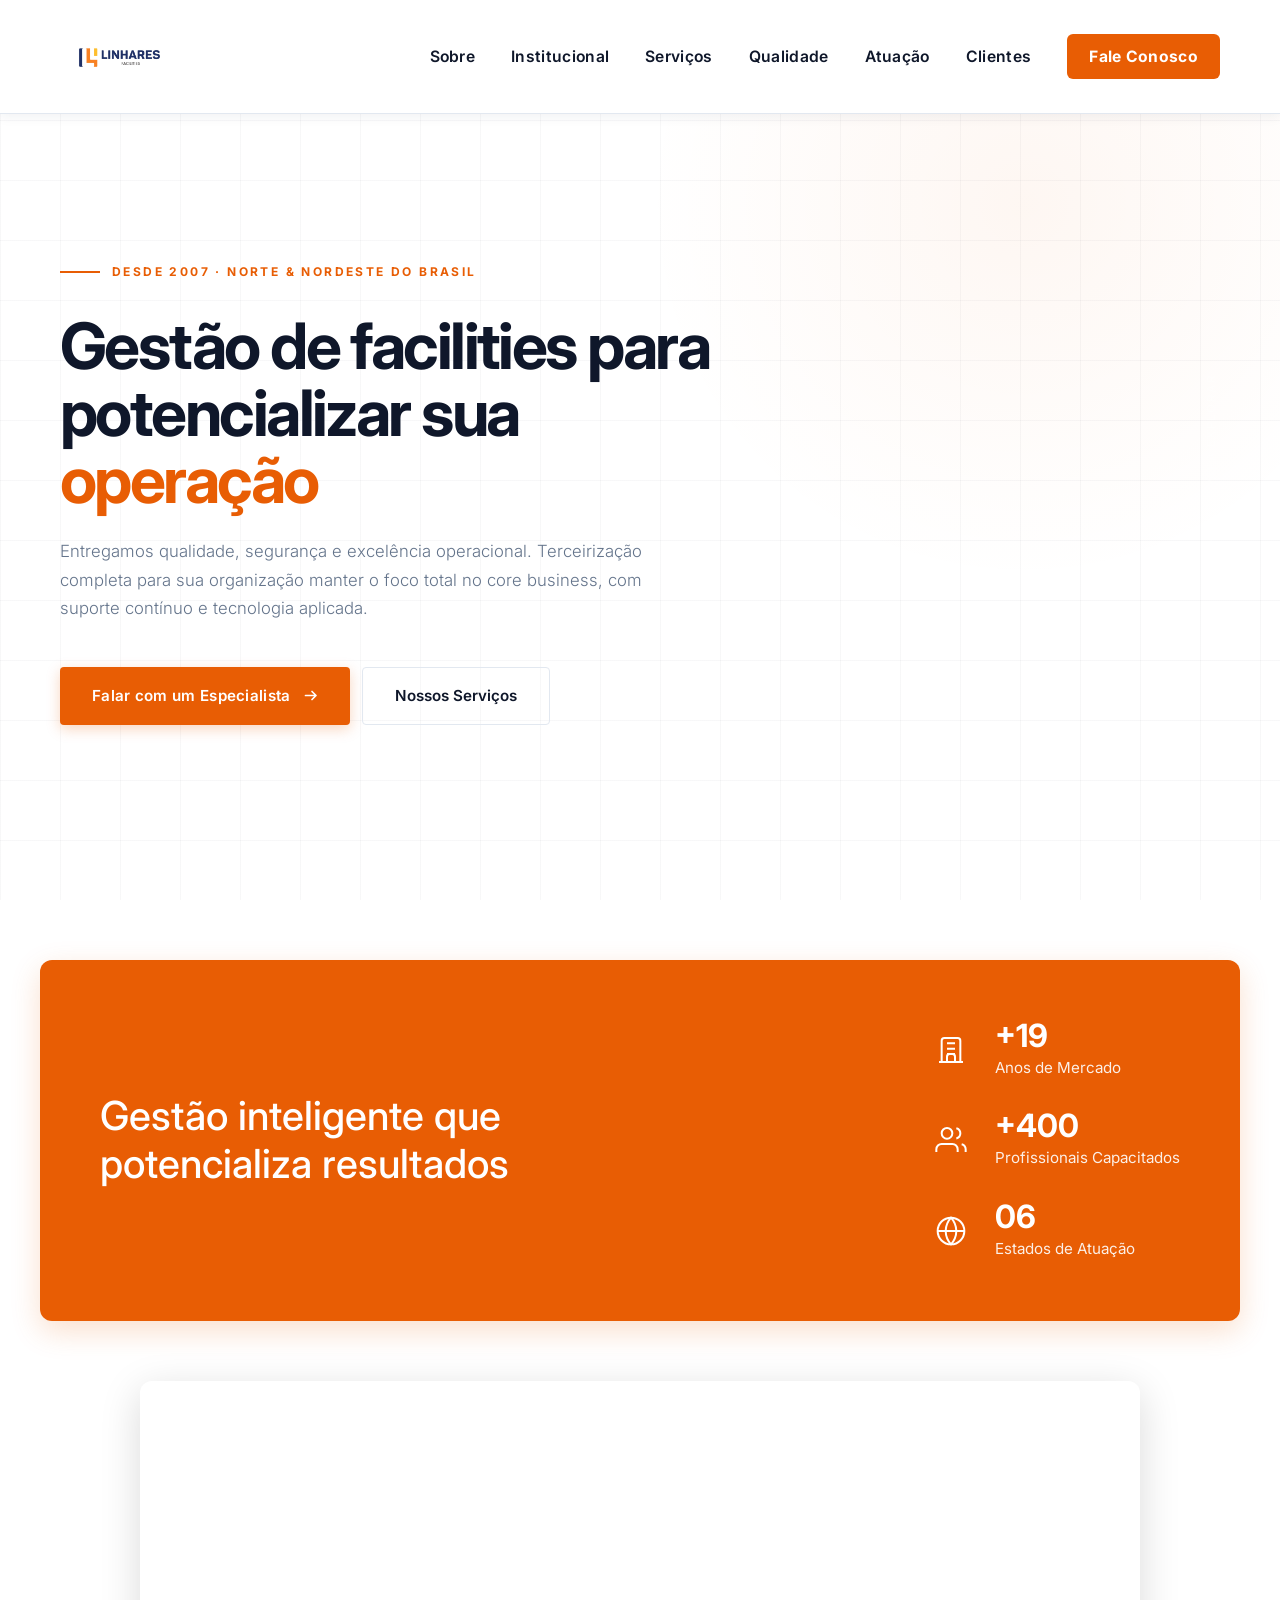
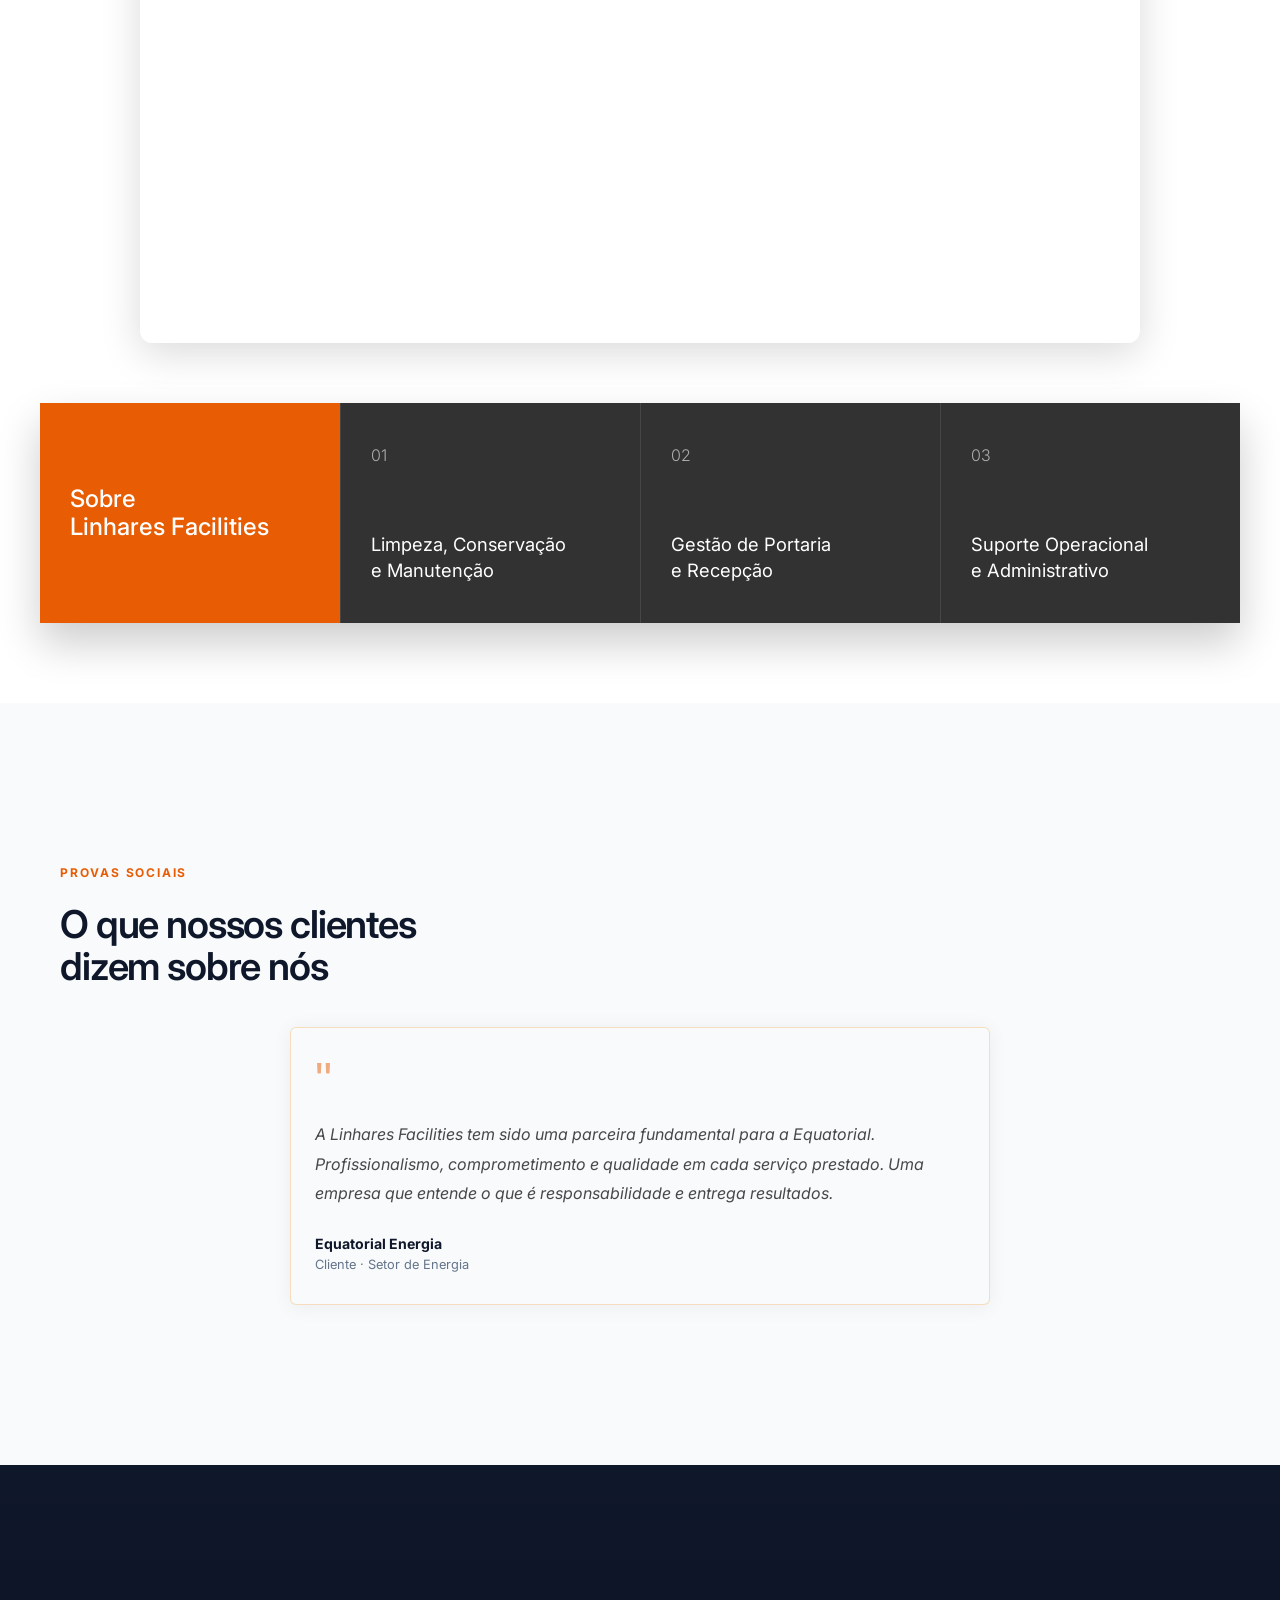
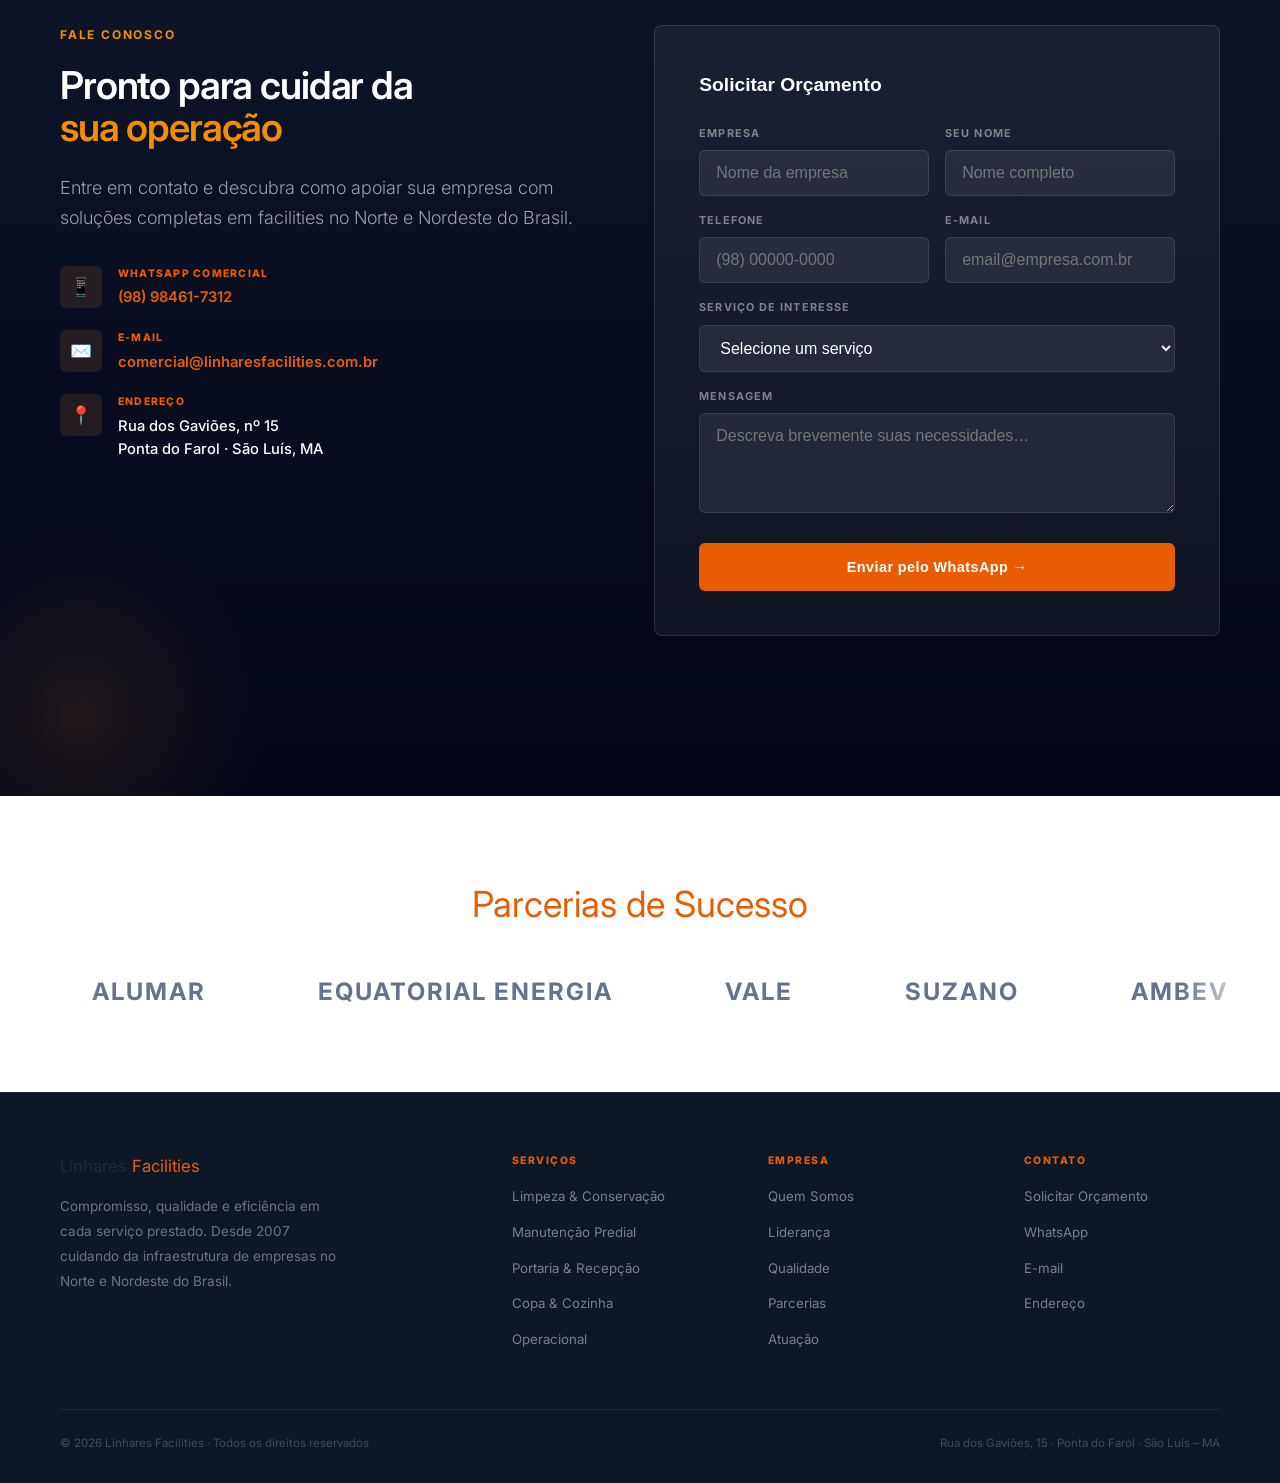
<file: index.html>
<!DOCTYPE html>
<html lang="pt-BR">

<head>
  <meta charset="UTF-8" />
  <meta name="viewport" content="width=device-width, initial-scale=1.0" />
  <meta name="referrer" content="no-referrer">
  <title>Linhares Facilities – Gestão e Soluções</title>
  <link rel="preconnect" href="https://fonts.googleapis.com">
  <link rel="preconnect" href="https://fonts.gstatic.com" crossorigin>
  <link href="https://fonts.googleapis.com/css2?family=Inter:wght@300;400;500;600;700&display=swap" rel="stylesheet">
  <link rel="stylesheet" href="assets/css/styles.css" />
</head>

<body>

  <nav id="nav">
    <div class="nav-brand">
      <a href="index.html"><img src="images/logo.jpg" alt="Linhares Facilities" class="nav-logo"></a>
    </div>
    <button class="hamburger" id="hamburger" aria-label="Menu"
      onclick="document.getElementById('nav').classList.toggle('nav-open')">
      <span></span><span></span><span></span>
    </button>
    <ul id="nav-menu">
      <li><a href="sobre.html" onclick="document.getElementById('nav').classList.remove('nav-open')">Sobre</a></li>
      <li><a href="servicos.html#video-institucional"
          onclick="document.getElementById('nav').classList.remove('nav-open')">Institucional</a></li>
      <li><a href="servicos.html" onclick="document.getElementById('nav').classList.remove('nav-open')">Serviços</a></li>
      <li><a href="sobre.html#qualidade" onclick="document.getElementById('nav').classList.remove('nav-open')">Qualidade</a></li>
      <li><a href="sobre.html#atuacao" onclick="document.getElementById('nav').classList.remove('nav-open')">Atuação</a></li>
      <li><a href="index.html#depoimentos" onclick="document.getElementById('nav').classList.remove('nav-open')">Clientes</a></li>
      <li><a
          href="https://wa.me/5598984617312?text=Olá!%20Gostaria%20de%20mais%20informações%20sobre%20os%20serviços%20da%20Linhares%20Facilities."
          target="_blank" class="nav-btn">Fale Conosco</a></li>
    </ul>
  </nav>
<section id="hero">
    <div class="hero-bg">
      <div class="hero-grid"></div>
    </div>
    <div class="hero-content">
      <div class="hero-left">
        <div class="hero-eyebrow">Desde 2007 · Norte &amp; Nordeste do Brasil</div>
        <h1 class="hero-h1">Gestão de facilities para<br>potencializar sua <em>operação</em></h1>
        <p class="hero-sub">Entregamos qualidade, segurança e excelência operacional. Terceirização completa para sua organização manter o foco total no core business, com suporte contínuo e tecnologia aplicada.</p>
        <div class="hero-actions">
          <a href="#contato" class="btn-main">Falar com um Especialista <svg width="15" height="15" viewBox="0 0 15 15"
              fill="none">
              <path d="M2.5 7.5h10M9 3.5l4 4-4 4" stroke="currentColor" stroke-width="1.7" stroke-linecap="round"
                stroke-linejoin="round" />
            </svg></a>
          <a href="servicos.html" class="btn-ghost">Nossos Serviços</a>
        </div>
      </div>
      <div><span class="scroll-hint">Role para explorar</span></div>
    </div>
  </section>

  <!-- STATS -->
  <!-- STATS (PADRÃO CORPORATIVO) -->
  <div id="stats-corp">
    <div class="stats-corp-inner">
      <div class="stats-left">
        <h2>Gestão inteligente que<br>potencializa resultados</h2>
      </div>
      <div class="stats-right">
        <div class="stat-corp">
          <div class="stat-corp-icon">
            <svg width="32" height="32" viewBox="0 0 24 24" fill="none" stroke="currentColor" stroke-width="1.5"><path d="M3 21h18M5 21V5a2 2 0 0 1 2-2h10a2 2 0 0 1 2 2v16M9 21v-4a2 2 0 0 1 2-2h2a2 2 0 0 1 2 2v4M9 7h6M9 11h6M9 15h6"/></svg>
          </div>
          <div>
            <div class="stat-corp-num">+19</div>
            <div class="stat-corp-label">Anos de Mercado</div>
          </div>
        </div>
        <div class="stat-corp">
          <div class="stat-corp-icon">
            <svg width="32" height="32" viewBox="0 0 24 24" fill="none" stroke="currentColor" stroke-width="1.5"><path d="M17 21v-2a4 4 0 0 0-4-4H5a4 4 0 0 0-4 4v2M9 11a4 4 0 1 0 0-8 4 4 0 0 0 0 8zM23 21v-2a4 4 0 0 0-3-3.87M16 3.13a4 4 0 0 1 0 7.75"/></svg>
          </div>
          <div>
            <div class="stat-corp-num">+400</div>
            <div class="stat-corp-label">Profissionais Capacitados</div>
          </div>
        </div>
        <div class="stat-corp">
          <div class="stat-corp-icon">
            <svg width="32" height="32" viewBox="0 0 24 24" fill="none" stroke="currentColor" stroke-width="1.5"><circle cx="12" cy="12" r="10"/><path d="M2 12h20M12 2a15.3 15.3 0 0 1 4 10 15.3 15.3 0 0 1-4 10 15.3 15.3 0 0 1-4-10 15.3 15.3 0 0 1 4-10z"/></svg>
          </div>
          <div>
            <div class="stat-corp-num">06</div>
            <div class="stat-corp-label">Estados de Atuação</div>
          </div>
        </div>
      </div>
    </div>
  </div>

  <!-- VIDEO & SERVIÇOS (PADRÃO CORPORATIVO CORPORATIVO) -->
  <section id="corp-services-block">
    <div class="corp-video-container">
      <iframe 
        src="https://www.youtube.com/embed/zhOPnJrG0Ys?rel=0&modestbranding=1" 
        title="Linhares Facilities em Ação" 
        allow="accelerometer; autoplay; clipboard-write; encrypted-media; gyroscope; picture-in-picture" 
        referrerpolicy="strict-origin-when-cross-origin"
        allowfullscreen>
      </iframe>
    </div>
    
    <div class="corp-services-grid">
      <div class="corp-box corp-box-orange">
        <h3>Sobre<br>Linhares Facilities</h3>
      </div>
      <div class="corp-box corp-box-dark">
        <div class="corp-box-num">01</div>
        <div class="corp-box-text">Limpeza, Conservação<br>e Manutenção</div>
      </div>
      <div class="corp-box corp-box-dark">
        <div class="corp-box-num">02</div>
        <div class="corp-box-text">Gestão de Portaria<br>e Recepção</div>
      </div>
      <div class="corp-box corp-box-dark">
        <div class="corp-box-num">03</div>
        <div class="corp-box-text">Suporte Operacional<br>e Administrativo</div>
      </div>
    </div>
  </section>



  <section id="depoimentos">
    <div class="depoimentos-header">
      <p class="section-eyebrow">Provas Sociais</p>
      <h2 class="section-h2">O que nossos clientes<br>dizem sobre nós</h2>
    </div>
    <div class="depoimentos-grid" style="grid-template-columns:1fr;max-width:700px;margin:0 auto;">
      <div class="dep-card" style="border:1px solid rgba(240,135,2,0.25);background:rgba(255,255,255,0.04);">
        <div class="dep-quote" style="color:var(--accent);font-size:3rem;line-height:1;margin-bottom:16px;">"</div>
        <p style="font-size:1rem;color:rgba(40,40,40,0.85);line-height:1.85;font-style:italic;margin-bottom:24px;">A
          Linhares Facilities tem sido uma parceira fundamental para a Equatorial. Profissionalismo, comprometimento e
          qualidade em cada serviço prestado. Uma empresa que entende o que é responsabilidade e entrega resultados.</p>
        <div class="dep-author" style="font-weight:700;color:var(--navy)">Equatorial Energia</div>
        <div class="dep-company" style="color:var(--gray);font-size:0.8rem;">Cliente · Setor de Energia</div>
      </div>
    </div>
  </section>
<section id="contato">
    <div class="contato-grid">
      <div class="contato-left">
        <p class="section-eyebrow">Fale Conosco</p>
        <h2 class="section-h2">Pronto para cuidar da<br><em style="color:var(--accent-light)">sua operação</em></h2>
        <p class="section-lead">Entre em contato e descubra como apoiar sua empresa com soluções completas em facilities
          no Norte e Nordeste do Brasil.</p>
        <div class="contact-items">
          <div class="contact-item">
            <div class="contact-icon">📱</div>
            <div>
              <div class="contact-label">WhatsApp Comercial</div>
              <div class="contact-value"><a href="https://wa.me/5598984617312"
                  style="color:var(--accent);text-decoration:none;font-weight:600">(98) 98461-7312</a></div>
            </div>
          </div>

          <div class="contact-item">
            <div class="contact-icon">✉️</div>
            <div>
              <div class="contact-label">E-mail</div>
              <div class="contact-value"><a href="mailto:comercial@linharesfacilities.com.br"
                  style="color:var(--accent);text-decoration:none;font-weight:600">comercial@linharesfacilities.com.br</a>
              </div>
            </div>
          </div>

          <div class="contact-item">
            <div class="contact-icon">📍</div>
            <div>
              <div class="contact-label">Endereço</div>
              <div class="contact-value">Rua dos Gaviões, nº 15<br>Ponta do Farol · São Luís, MA</div>
            </div>
          </div>
        </div>
      </div>
      <div class="form-panel">
        <h3>Solicitar Orçamento</h3>
        <div class="f-row">
          <div class="f-group"><label>Empresa</label><input id="f-empresa" type="text" placeholder="Nome da empresa" />
          </div>
          <div class="f-group"><label>Seu Nome</label><input id="f-nome" type="text" placeholder="Nome completo" />
          </div>
        </div>
        <div class="f-row">
          <div class="f-group"><label>Telefone</label><input id="f-tel" type="text" placeholder="(98) 00000-0000" />
          </div>
          <div class="f-group"><label>E-mail</label><input id="f-email" type="email"
              placeholder="email@empresa.com.br" /></div>
        </div>
        <div class="f-group">
          <label>Serviço de Interesse</label>
          <select id="f-servico">
            <option value="">Selecione um serviço</option>
            <option>Limpeza & Conservação</option>
            <option>Manutenção Predial</option>
            <option>Jardinagem</option>
            <option>Copa & Cozinha</option>
            <option>Portaria & Recepção</option>
            <option>Motorista / Motoboy</option>
            <option>Operacional</option>
            <option>Administrativo</option>
            <option>Múltiplos serviços</option>
          </select>
        </div>
        <div class="f-group"><label>Mensagem</label><textarea id="f-msg"
            placeholder="Descreva brevemente suas necessidades…"></textarea></div>
        <button class="btn-send" onclick="enviarWhatsApp()">Enviar pelo WhatsApp →</button>
      </div>
    </div>
  </section>

  <!-- CLIENTES MARQUEE (Apenas Nomes) -->
  <section id="portfolio-corp">
    <div class="portfolio-corp-inner" style="max-width:100%; overflow:hidden;">
      <h2 class="portfolio-corp-title" style="margin-bottom:30px;">Parcerias de Sucesso</h2>
      
      <div class="clientes-marquee-wrapper">
        <div class="clientes-logos" style="align-items:center;">
          <!-- Bloco 1 -->
          <span class="cliente-nome">Alumar</span>
          <span class="cliente-nome">Equatorial Energia</span>
          <span class="cliente-nome">Vale</span>
          <span class="cliente-nome">Suzano</span>
          <span class="cliente-nome">Ambev</span>
          <span class="cliente-nome">VLI Logística</span>
          <!-- Bloco 2 (Duplicado para loop infinito) -->
          <span class="cliente-nome">Alumar</span>
          <span class="cliente-nome">Equatorial Energia</span>
          <span class="cliente-nome">Vale</span>
          <span class="cliente-nome">Suzano</span>
          <span class="cliente-nome">Ambev</span>
          <span class="cliente-nome">VLI Logística</span>
        </div>
      </div>
    </div>
  </section>

  <!-- FOOTER -->
  <footer>
    <div class="footer-top">
      <div>
        <div class="nav-name" style="font-size:1.05rem">Linhares <span style="color:var(--accent)">Facilities</span>
        </div>
        <p class="footer-brand-text">Compromisso, qualidade e eficiência em cada serviço prestado. Desde 2007 cuidando
          da infraestrutura de empresas no Norte e Nordeste do Brasil.</p>
      </div>
      <div class="footer-col">
        <h5>Serviços</h5>
        <ul>
          <li><a href="servicos.html">Limpeza & Conservação</a></li>
          <li><a href="servicos.html">Manutenção Predial</a></li>
          <li><a href="servicos.html">Portaria & Recepção</a></li>
          <li><a href="servicos.html">Copa & Cozinha</a></li>
          <li><a href="servicos.html">Operacional</a></li>
        </ul>
      </div>
      <div class="footer-col">
        <h5>Empresa</h5>
        <ul>
          <li><a href="sobre.html">Quem Somos</a></li>
          <li><a href="sobre.html#fundadores">Liderança</a></li>
          <li><a href="sobre.html#qualidade">Qualidade</a></li>
          <li><a href="index.html#clientes">Parcerias</a></li>
          <li><a href="sobre.html#atuacao">Atuação</a></li>
        </ul>
      </div>
      <div class="footer-col">
        <h5>Contato</h5>
        <ul>
          <li><a href="#contato">Solicitar Orçamento</a></li>
          <li><a href="#contato">WhatsApp</a></li>
          <li><a href="mailto:comercial@linharesfacilities.com.br">E-mail</a></li>
          <li><a href="#contato">Endereço</a></li>
        </ul>
      </div>
    </div>
    <div class="footer-bottom">
      <span>© 2026 Linhares Facilities · Todos os direitos reservados</span>
      <span>Rua dos Gaviões, 15 · Ponta do Farol · São Luís – MA</span>
    </div>
  </footer>


  <script>
    function enviarWhatsApp() {
      const empresa = document.getElementById('f-empresa').value.trim();
      const nome = document.getElementById('f-nome').value.trim();
      const tel = document.getElementById('f-tel').value.trim();
      const email = document.getElementById('f-email').value.trim();
      const servico = document.getElementById('f-servico').value.trim();
      const msg = document.getElementById('f-msg').value.trim();

      if (!nome || !tel) {
        alert('Por favor, preencha ao menos seu Nome e Telefone.');
        return;
      }

      let texto = '📋 *Solicitação de Orçamento — Linhares Facilities*\n\n';
      if (empresa) texto += `🏢 *Empresa:* ${empresa}\n`;
      texto += `👤 *Nome:* ${nome}\n`;
      texto += `📱 *Telefone:* ${tel}\n`;
      if (email) texto += `✉️ *E-mail:* ${email}\n`;
      if (servico) texto += `🔧 *Serviço:* ${servico}\n`;
      if (msg) texto += `\n💬 *Mensagem:*\n${msg}`;

      const url = 'https://wa.me/5598984617312?text=' + encodeURIComponent(texto);
      window.open(url, '_blank');
    }

    /* ---- Carrosséis dos Fundadores ---- */
    (function () {
      function initCarousel(wrapperId) {
        const wrapper = document.getElementById(wrapperId);
        if (!wrapper) return;
        const track = wrapper.querySelector('.carousel-track');
        const slides = track.querySelectorAll('.carousel-slide');
        const dotsBox = wrapper.querySelector('.carousel-dots');
        const prevBtn = wrapper.querySelector('.carousel-btn.prev');
        const nextBtn = wrapper.querySelector('.carousel-btn.next');
        let idx = 0;
        const total = slides.length;
        let autoTimer;

        if (total <= 1) {
          if (prevBtn) prevBtn.style.display = 'none';
          if (nextBtn) nextBtn.style.display = 'none';
          return;
        }

        /* criar dots */
        slides.forEach(function (_, i) {
          const d = document.createElement('button');
          d.className = 'carousel-dot' + (i === 0 ? ' active' : '');
          d.setAttribute('aria-label', 'Slide ' + (i + 1));
          d.addEventListener('click', function () { goTo(i); });
          dotsBox.appendChild(d);
        });

        function goTo(n) {
          idx = (n + total) % total;
          track.style.transform = 'translateX(-' + (idx * 100) + '%)';
          var dots = dotsBox.querySelectorAll('.carousel-dot');
          dots.forEach(function (d, i) { d.classList.toggle('active', i === idx); });
          resetAuto();
        }

        prevBtn.addEventListener('click', function () { goTo(idx - 1); });
        nextBtn.addEventListener('click', function () { goTo(idx + 1); });

        function resetAuto() { clearInterval(autoTimer); autoTimer = setInterval(function () { goTo(idx + 1); }, 5000); }
        resetAuto();

        /* pause on hover */
        wrapper.addEventListener('mouseenter', function () { clearInterval(autoTimer); });
        wrapper.addEventListener('mouseleave', function () { resetAuto(); });

        /* swipe */
        var sx = 0;
        wrapper.addEventListener('touchstart', function (e) { sx = e.touches[0].clientX; }, { passive: true });
        wrapper.addEventListener('touchend', function (e) {
          var diff = sx - e.changedTouches[0].clientX;
          if (Math.abs(diff) > 40) { diff > 0 ? goTo(idx + 1) : goTo(idx - 1); }
        }, { passive: true });
      }

      initCarousel('carouselPai');
      initCarousel('carouselFilho');
    })();

    /* ---- YouTube Player API Integration - Removido para usar iframe direto ---- */

    // Controle do Header Translúcido, Efeito Shrink, Recuperação de Cor e Ocultação Dinâmica ao Rolar a Página
    let lastScrollY = window.scrollY;

    window.addEventListener('scroll', function () {
      const nav = document.getElementById('nav');
      const currentScrollY = window.scrollY;

      // 1. Transparência e tamanho reduzido ao rolar a página
      if (currentScrollY > 20) {
        nav.classList.add('nav-scrolled');
      } else {
        nav.classList.remove('nav-scrolled');
      }

      // Evita esconder o header se o menu mobile estiver aberto
      if (nav.classList.contains('nav-open')) {
        lastScrollY = currentScrollY;
        return;
      }

      // Direção do Scroll
      const scrollingUp = currentScrollY < lastScrollY;

      // 2. Recuperação da cor original (opaca) ao começar a subir (scroll up)
      if (scrollingUp && currentScrollY > 20) {
        nav.classList.add('nav-opaque');
      } else {
        nav.classList.remove('nav-opaque');
      }

      // 3. Esconde ao descer e aparece imediatamente ao subir
      if (currentScrollY > 150) {
        if (currentScrollY > lastScrollY) {
          // Rolando para baixo: esconde
          nav.classList.add('nav-hidden');
        } else {
          // Rolando para cima: mostra
          nav.classList.remove('nav-hidden');
        }
      } else {
        // Bem no topo da página: sempre mostra
        nav.classList.remove('nav-hidden');
      }

      lastScrollY = currentScrollY;
    });
  </script>
</body>

</html>
</file>
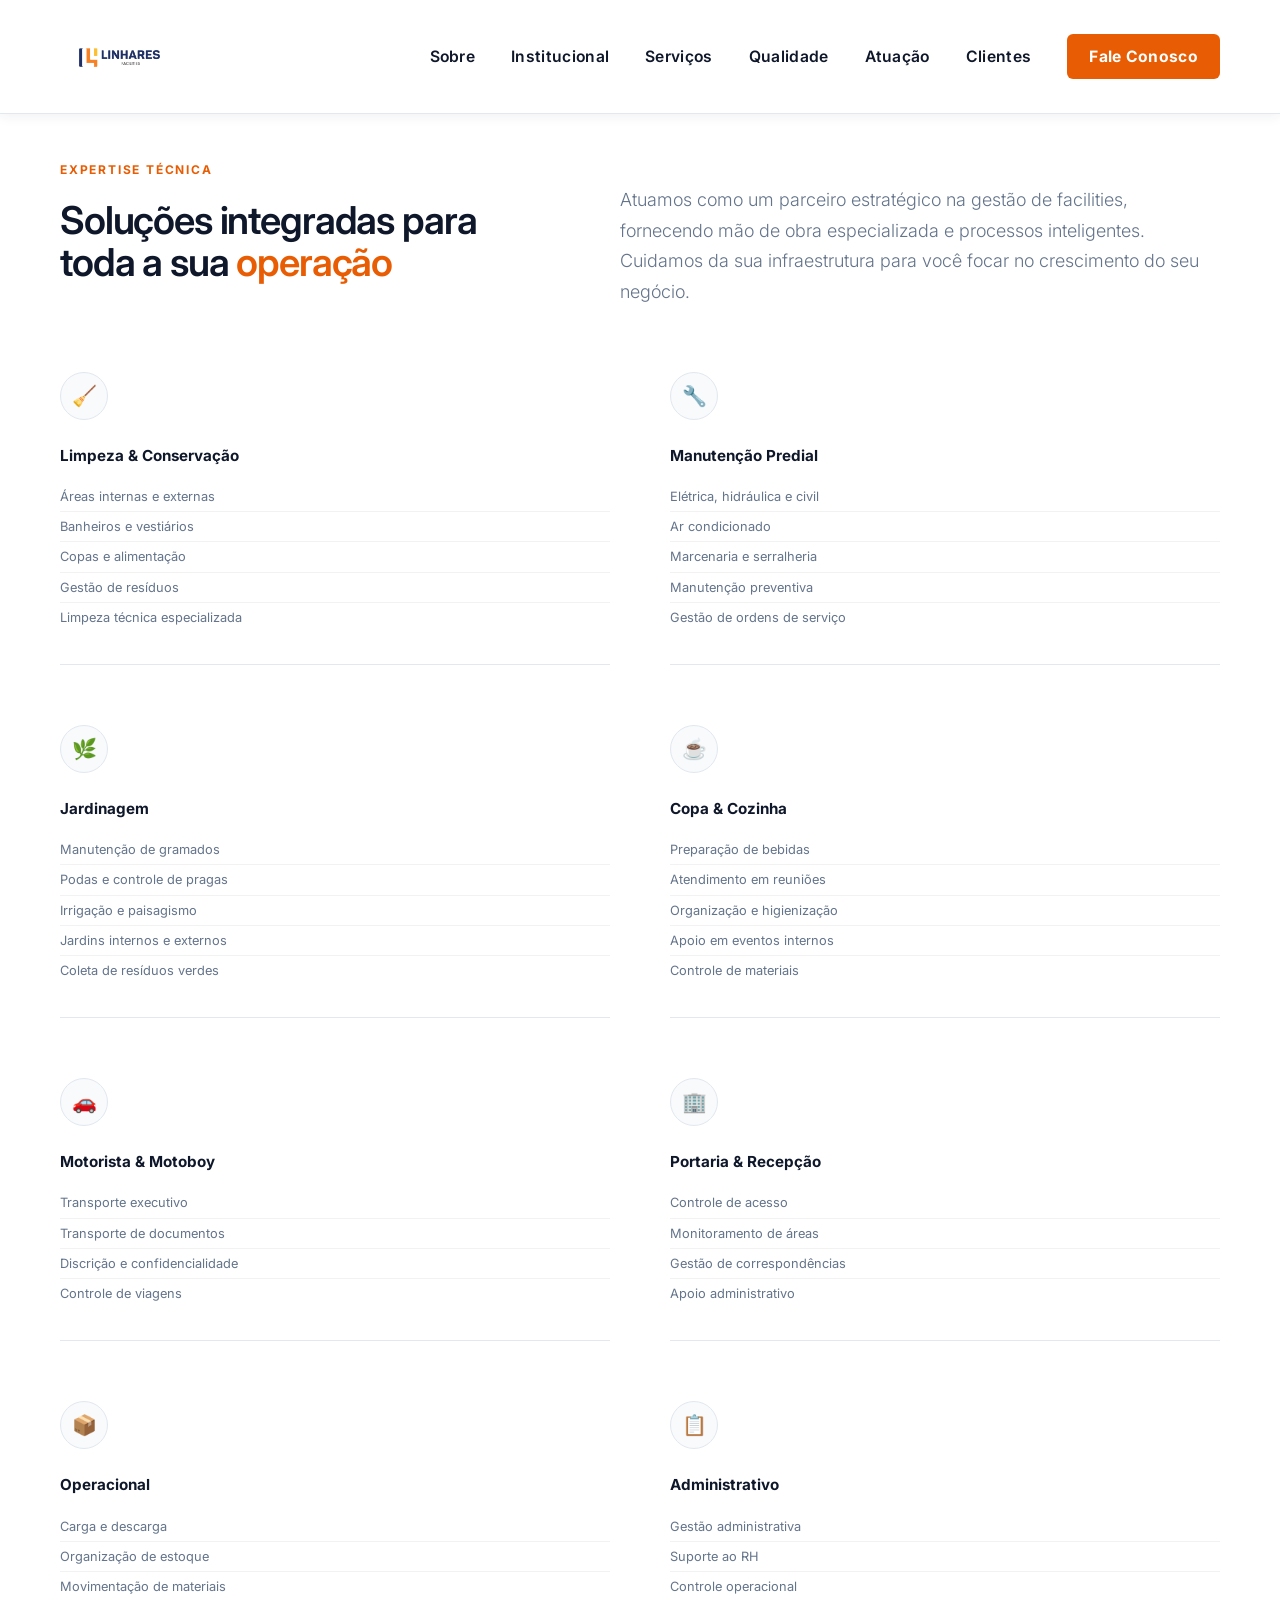
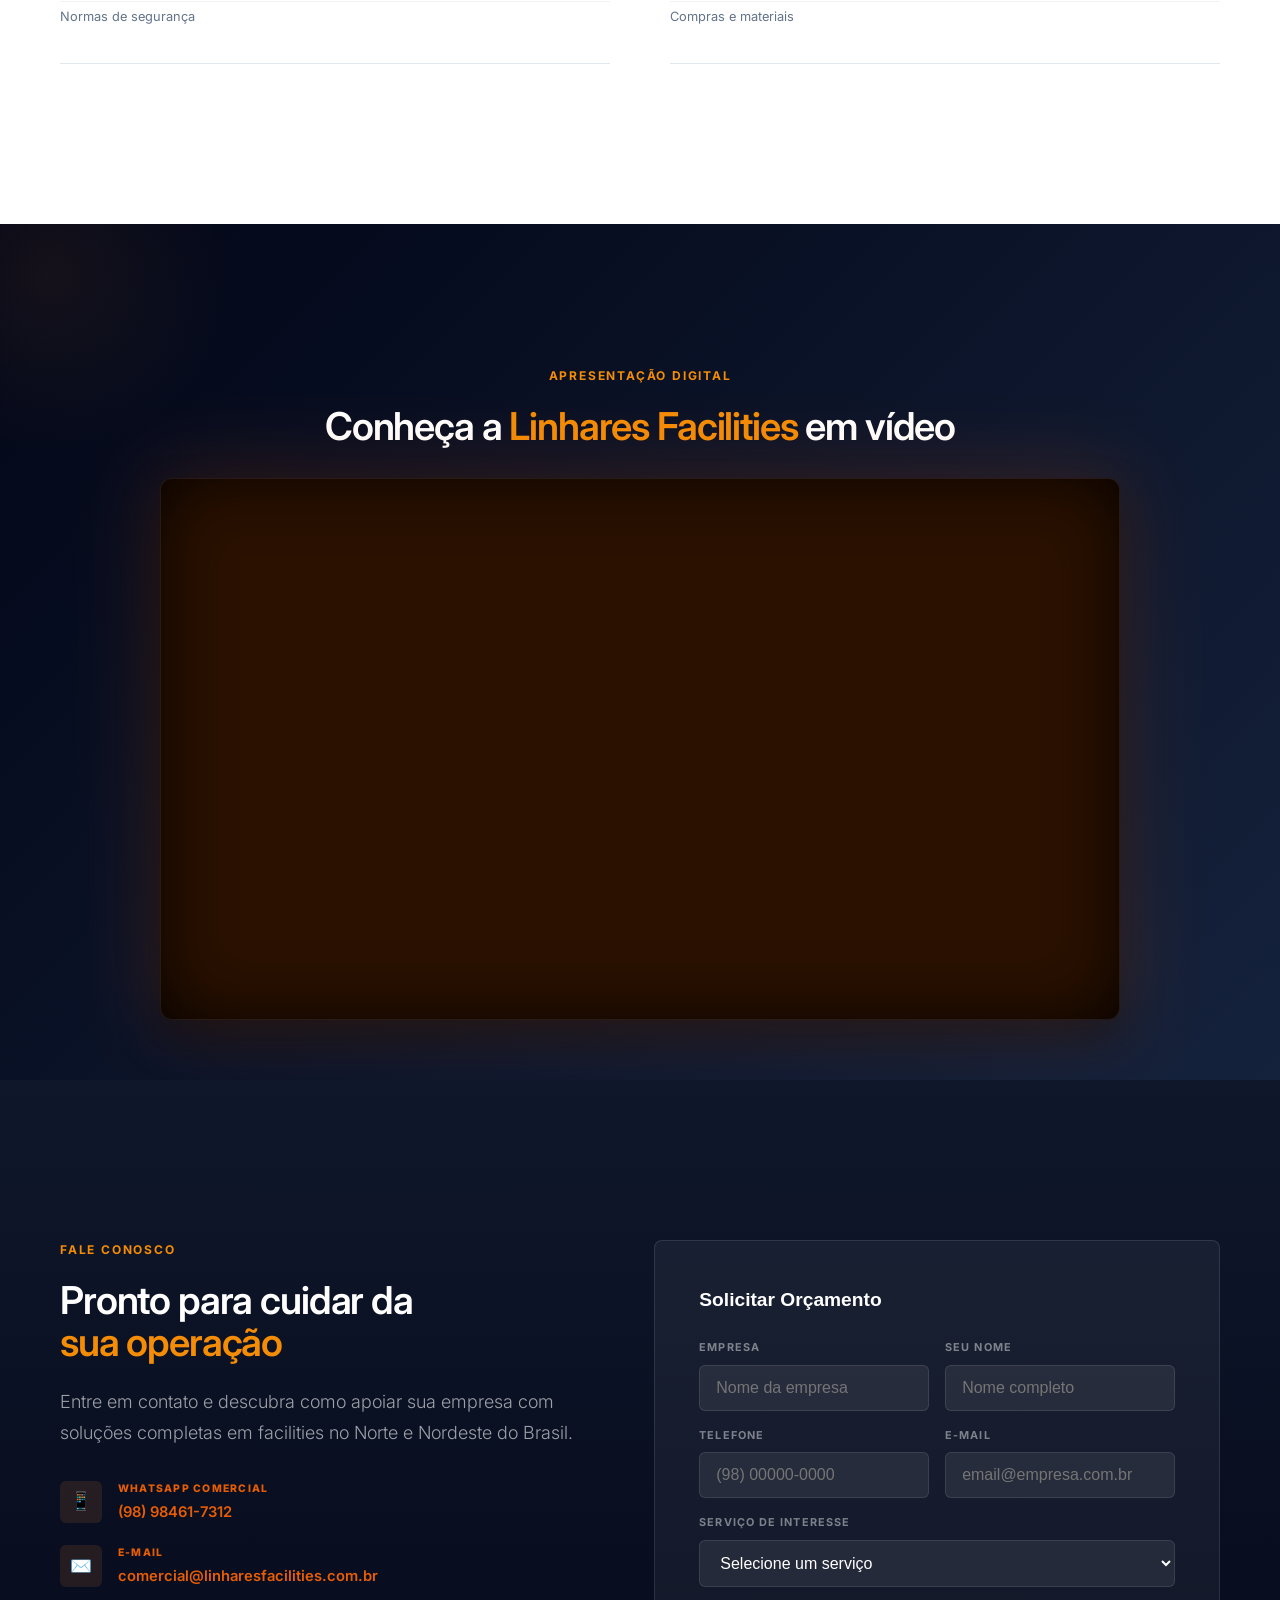
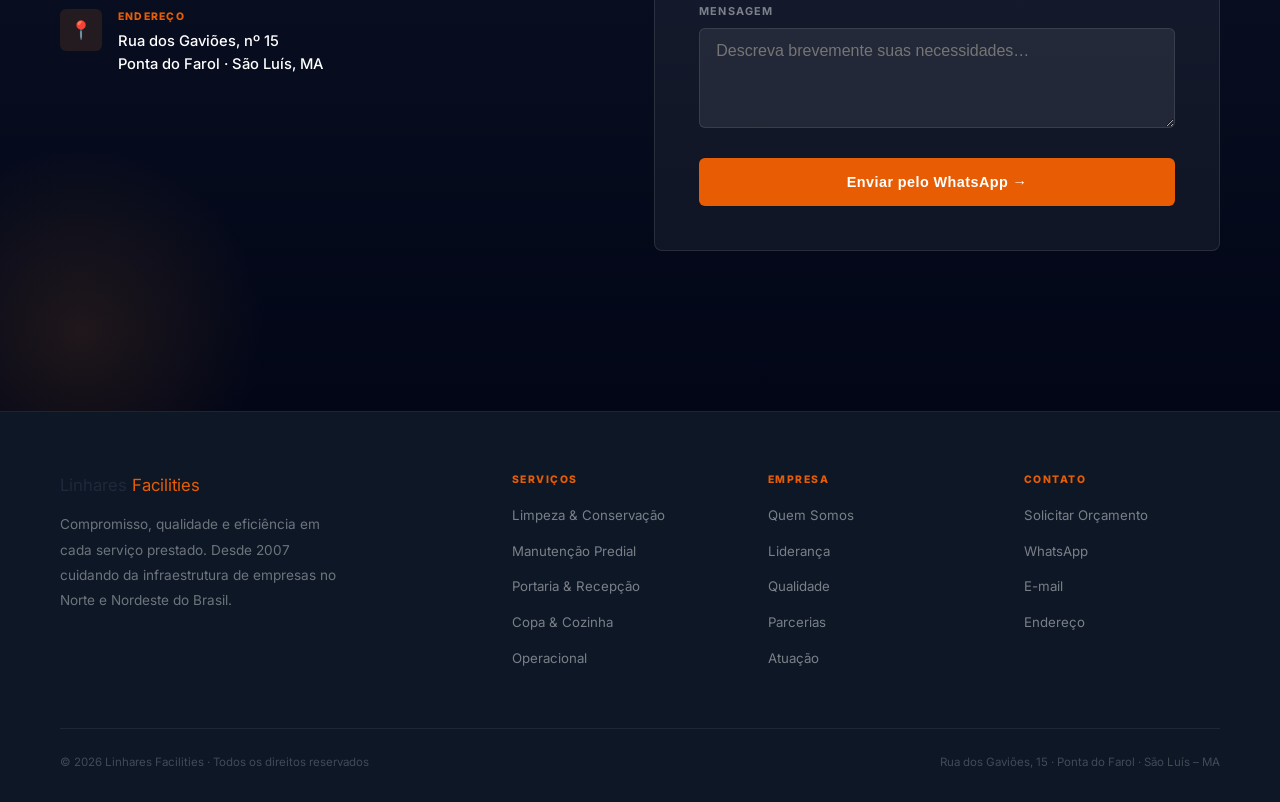
<file: servicos.html>
<!DOCTYPE html>
<html lang="pt-BR">

<head>
  <meta charset="UTF-8" />
  <meta name="viewport" content="width=device-width, initial-scale=1.0" />
  <title>Linhares Facilities – Gestão e Soluções</title>
  <link rel="preconnect" href="https://fonts.googleapis.com">
  <link rel="preconnect" href="https://fonts.gstatic.com" crossorigin>
  <link href="https://fonts.googleapis.com/css2?family=Inter:wght@300;400;500;600;700&display=swap" rel="stylesheet">
  <link rel="stylesheet" href="assets/css/styles.css" />
</head>

<body>

  <nav id="nav">
    <div class="nav-brand">
      <a href="index.html"><img src="images/logo.jpg" alt="Linhares Facilities" class="nav-logo"></a>
    </div>
    <button class="hamburger" id="hamburger" aria-label="Menu"
      onclick="document.getElementById('nav').classList.toggle('nav-open')">
      <span></span><span></span><span></span>
    </button>
    <ul id="nav-menu">
      <li><a href="sobre.html" onclick="document.getElementById('nav').classList.remove('nav-open')">Sobre</a></li>
      <li><a href="servicos.html#video-institucional"
          onclick="document.getElementById('nav').classList.remove('nav-open')">Institucional</a></li>
      <li><a href="servicos.html" onclick="document.getElementById('nav').classList.remove('nav-open')">Serviços</a></li>
      <li><a href="sobre.html#qualidade" onclick="document.getElementById('nav').classList.remove('nav-open')">Qualidade</a></li>
      <li><a href="sobre.html#atuacao" onclick="document.getElementById('nav').classList.remove('nav-open')">Atuação</a></li>
      <li><a href="index.html#depoimentos" onclick="document.getElementById('nav').classList.remove('nav-open')">Clientes</a></li>
      <li><a
          href="https://wa.me/5598984617312?text=Olá!%20Gostaria%20de%20mais%20informações%20sobre%20os%20serviços%20da%20Linhares%20Facilities."
          target="_blank" class="nav-btn">Fale Conosco</a></li>
    </ul>
  </nav>
<section id="servicos">
    <div class="servicos-header">
      <div>
        <p class="section-eyebrow">Expertise Técnica</p>
        <h2 class="section-h2">Soluções integradas para<br>toda a sua <em>operação</em></h2>
      </div>
      <p class="section-lead">Atuamos como um parceiro estratégico na gestão de facilities, fornecendo mão de obra especializada e processos inteligentes. Cuidamos da sua infraestrutura para você focar no crescimento do seu negócio.</p>
    </div>
    <div class="servicos-grid">
      <div class="serv-card">
        <div class="serv-icon">🧹</div>
        <h3>Limpeza & Conservação</h3>
        <ul>
          <li>Áreas internas e externas</li>
          <li>Banheiros e vestiários</li>
          <li>Copas e alimentação</li>
          <li>Gestão de resíduos</li>
          <li>Limpeza técnica especializada</li>
        </ul>
      </div>
      <div class="serv-card">
        <div class="serv-icon">🔧</div>
        <h3>Manutenção Predial</h3>
        <ul>
          <li>Elétrica, hidráulica e civil</li>
          <li>Ar condicionado</li>
          <li>Marcenaria e serralheria</li>
          <li>Manutenção preventiva</li>
          <li>Gestão de ordens de serviço</li>
        </ul>
      </div>
      <div class="serv-card">
        <div class="serv-icon">🌿</div>
        <h3>Jardinagem</h3>
        <ul>
          <li>Manutenção de gramados</li>
          <li>Podas e controle de pragas</li>
          <li>Irrigação e paisagismo</li>
          <li>Jardins internos e externos</li>
          <li>Coleta de resíduos verdes</li>
        </ul>
      </div>
      <div class="serv-card">
        <div class="serv-icon">☕</div>
        <h3>Copa & Cozinha</h3>
        <ul>
          <li>Preparação de bebidas</li>
          <li>Atendimento em reuniões</li>
          <li>Organização e higienização</li>
          <li>Apoio em eventos internos</li>
          <li>Controle de materiais</li>
        </ul>
      </div>
      <div class="serv-card">
        <div class="serv-icon">🚗</div>
        <h3>Motorista & Motoboy</h3>
        <ul>
          <li>Transporte executivo</li>
          <li>Transporte de documentos</li>
          <li>Discrição e confidencialidade</li>
          <li>Controle de viagens</li>
        </ul>
      </div>
      <div class="serv-card">
        <div class="serv-icon">🏢</div>
        <h3>Portaria & Recepção</h3>
        <ul>
          <li>Controle de acesso</li>
          <li>Monitoramento de áreas</li>
          <li>Gestão de correspondências</li>
          <li>Apoio administrativo</li>
        </ul>
      </div>
      <div class="serv-card">
        <div class="serv-icon">📦</div>
        <h3>Operacional</h3>
        <ul>
          <li>Carga e descarga</li>
          <li>Organização de estoque</li>
          <li>Movimentação de materiais</li>
          <li>Normas de segurança</li>
        </ul>
      </div>
      <div class="serv-card">
        <div class="serv-icon">📋</div>
        <h3>Administrativo</h3>
        <ul>
          <li>Gestão administrativa</li>
          <li>Suporte ao RH</li>
          <li>Controle operacional</li>
          <li>Compras e materiais</li>
        </ul>
      </div>
    </div>
  </section>
<section id="video-institucional">
    <div class="video-container-centered">

      <!-- Cabeçalho do Vídeo -->
      <div class="video-header">
        <p class="section-eyebrow" style="color: var(--accent-light); text-align: center;">Apresentação Digital</p>
        <h2 class="section-h2" style="color: #fff; text-align: center; margin-bottom: 30px;">Conheça a <em
            style="color: var(--accent-light);">Linhares Facilities</em> em vídeo</h2>
      </div>

      <!-- Player de Vídeo -->
      <div class="player-column-centered">
        <div class="video-player-wrapper" id="videoWrapper">
          <!-- Ambient Glow (Soft lighting behind the video) -->
          <div class="ambient-glow" id="ambientGlow"></div>

          <!-- Native YouTube Player -->
          <iframe 
            src="https://www.youtube.com/embed/zhOPnJrG0Ys?rel=0&modestbranding=1&playsinline=1" 
            title="Linhares Facilities em Ação" 
            allow="accelerometer; autoplay; clipboard-write; encrypted-media; gyroscope; picture-in-picture; web-share" 
            allowfullscreen>
          </iframe>
        </div>
      </div>

    </div>
  </section>
<section id="contato">
    <div class="contato-grid">
      <div class="contato-left">
        <p class="section-eyebrow">Fale Conosco</p>
        <h2 class="section-h2">Pronto para cuidar da<br><em style="color:var(--accent-light)">sua operação</em></h2>
        <p class="section-lead">Entre em contato e descubra como apoiar sua empresa com soluções completas em facilities
          no Norte e Nordeste do Brasil.</p>
        <div class="contact-items">
          <div class="contact-item">
            <div class="contact-icon">📱</div>
            <div>
              <div class="contact-label">WhatsApp Comercial</div>
              <div class="contact-value"><a href="https://wa.me/5598984617312"
                  style="color:var(--accent);text-decoration:none;font-weight:600">(98) 98461-7312</a></div>
            </div>
          </div>

          <div class="contact-item">
            <div class="contact-icon">✉️</div>
            <div>
              <div class="contact-label">E-mail</div>
              <div class="contact-value"><a href="mailto:comercial@linharesfacilities.com.br"
                  style="color:var(--accent);text-decoration:none;font-weight:600">comercial@linharesfacilities.com.br</a>
              </div>
            </div>
          </div>

          <div class="contact-item">
            <div class="contact-icon">📍</div>
            <div>
              <div class="contact-label">Endereço</div>
              <div class="contact-value">Rua dos Gaviões, nº 15<br>Ponta do Farol · São Luís, MA</div>
            </div>
          </div>
        </div>
      </div>
      <div class="form-panel">
        <h3>Solicitar Orçamento</h3>
        <div class="f-row">
          <div class="f-group"><label>Empresa</label><input id="f-empresa" type="text" placeholder="Nome da empresa" />
          </div>
          <div class="f-group"><label>Seu Nome</label><input id="f-nome" type="text" placeholder="Nome completo" />
          </div>
        </div>
        <div class="f-row">
          <div class="f-group"><label>Telefone</label><input id="f-tel" type="text" placeholder="(98) 00000-0000" />
          </div>
          <div class="f-group"><label>E-mail</label><input id="f-email" type="email"
              placeholder="email@empresa.com.br" /></div>
        </div>
        <div class="f-group">
          <label>Serviço de Interesse</label>
          <select id="f-servico">
            <option value="">Selecione um serviço</option>
            <option>Limpeza & Conservação</option>
            <option>Manutenção Predial</option>
            <option>Jardinagem</option>
            <option>Copa & Cozinha</option>
            <option>Portaria & Recepção</option>
            <option>Motorista / Motoboy</option>
            <option>Operacional</option>
            <option>Administrativo</option>
            <option>Múltiplos serviços</option>
          </select>
        </div>
        <div class="f-group"><label>Mensagem</label><textarea id="f-msg"
            placeholder="Descreva brevemente suas necessidades…"></textarea></div>
        <button class="btn-send" onclick="enviarWhatsApp()">Enviar pelo WhatsApp →</button>
      </div>
    </div>
  </section>

  <!-- FOOTER -->
  <footer>
    <div class="footer-top">
      <div>
        <div class="nav-name" style="font-size:1.05rem">Linhares <span style="color:var(--accent)">Facilities</span>
        </div>
        <p class="footer-brand-text">Compromisso, qualidade e eficiência em cada serviço prestado. Desde 2007 cuidando
          da infraestrutura de empresas no Norte e Nordeste do Brasil.</p>
      </div>
      <div class="footer-col">
        <h5>Serviços</h5>
        <ul>
          <li><a href="servicos.html">Limpeza & Conservação</a></li>
          <li><a href="servicos.html">Manutenção Predial</a></li>
          <li><a href="servicos.html">Portaria & Recepção</a></li>
          <li><a href="servicos.html">Copa & Cozinha</a></li>
          <li><a href="servicos.html">Operacional</a></li>
        </ul>
      </div>
      <div class="footer-col">
        <h5>Empresa</h5>
        <ul>
          <li><a href="sobre.html">Quem Somos</a></li>
          <li><a href="sobre.html#fundadores">Liderança</a></li>
          <li><a href="sobre.html#qualidade">Qualidade</a></li>
          <li><a href="index.html#clientes">Parcerias</a></li>
          <li><a href="sobre.html#atuacao">Atuação</a></li>
        </ul>
      </div>
      <div class="footer-col">
        <h5>Contato</h5>
        <ul>
          <li><a href="#contato">Solicitar Orçamento</a></li>
          <li><a href="#contato">WhatsApp</a></li>
          <li><a href="mailto:comercial@linharesfacilities.com.br">E-mail</a></li>
          <li><a href="#contato">Endereço</a></li>
        </ul>
      </div>
    </div>
    <div class="footer-bottom">
      <span>© 2026 Linhares Facilities · Todos os direitos reservados</span>
      <span>Rua dos Gaviões, 15 · Ponta do Farol · São Luís – MA</span>
    </div>
  </footer>


  <script>
    function enviarWhatsApp() {
      const empresa = document.getElementById('f-empresa').value.trim();
      const nome = document.getElementById('f-nome').value.trim();
      const tel = document.getElementById('f-tel').value.trim();
      const email = document.getElementById('f-email').value.trim();
      const servico = document.getElementById('f-servico').value.trim();
      const msg = document.getElementById('f-msg').value.trim();

      if (!nome || !tel) {
        alert('Por favor, preencha ao menos seu Nome e Telefone.');
        return;
      }

      let texto = '📋 *Solicitação de Orçamento — Linhares Facilities*\n\n';
      if (empresa) texto += `🏢 *Empresa:* ${empresa}\n`;
      texto += `👤 *Nome:* ${nome}\n`;
      texto += `📱 *Telefone:* ${tel}\n`;
      if (email) texto += `✉️ *E-mail:* ${email}\n`;
      if (servico) texto += `🔧 *Serviço:* ${servico}\n`;
      if (msg) texto += `\n💬 *Mensagem:*\n${msg}`;

      const url = 'https://wa.me/5598984617312?text=' + encodeURIComponent(texto);
      window.open(url, '_blank');
    }

    /* ---- Carrosséis dos Fundadores ---- */
    (function () {
      function initCarousel(wrapperId) {
        const wrapper = document.getElementById(wrapperId);
        if (!wrapper) return;
        const track = wrapper.querySelector('.carousel-track');
        const slides = track.querySelectorAll('.carousel-slide');
        const dotsBox = wrapper.querySelector('.carousel-dots');
        const prevBtn = wrapper.querySelector('.carousel-btn.prev');
        const nextBtn = wrapper.querySelector('.carousel-btn.next');
        let idx = 0;
        const total = slides.length;
        let autoTimer;

        if (total <= 1) {
          if (prevBtn) prevBtn.style.display = 'none';
          if (nextBtn) nextBtn.style.display = 'none';
          return;
        }

        /* criar dots */
        slides.forEach(function (_, i) {
          const d = document.createElement('button');
          d.className = 'carousel-dot' + (i === 0 ? ' active' : '');
          d.setAttribute('aria-label', 'Slide ' + (i + 1));
          d.addEventListener('click', function () { goTo(i); });
          dotsBox.appendChild(d);
        });

        function goTo(n) {
          idx = (n + total) % total;
          track.style.transform = 'translateX(-' + (idx * 100) + '%)';
          var dots = dotsBox.querySelectorAll('.carousel-dot');
          dots.forEach(function (d, i) { d.classList.toggle('active', i === idx); });
          resetAuto();
        }

        prevBtn.addEventListener('click', function () { goTo(idx - 1); });
        nextBtn.addEventListener('click', function () { goTo(idx + 1); });

        function resetAuto() { clearInterval(autoTimer); autoTimer = setInterval(function () { goTo(idx + 1); }, 5000); }
        resetAuto();

        /* pause on hover */
        wrapper.addEventListener('mouseenter', function () { clearInterval(autoTimer); });
        wrapper.addEventListener('mouseleave', function () { resetAuto(); });

        /* swipe */
        var sx = 0;
        wrapper.addEventListener('touchstart', function (e) { sx = e.touches[0].clientX; }, { passive: true });
        wrapper.addEventListener('touchend', function (e) {
          var diff = sx - e.changedTouches[0].clientX;
          if (Math.abs(diff) > 40) { diff > 0 ? goTo(idx + 1) : goTo(idx - 1); }
        }, { passive: true });
      }

      initCarousel('carouselPai');
      initCarousel('carouselFilho');
    })();

    /* ---- YouTube Player API Integration - Removido para usar iframe direto ---- */

    // Controle do Header Translúcido, Efeito Shrink, Recuperação de Cor e Ocultação Dinâmica ao Rolar a Página
    let lastScrollY = window.scrollY;

    window.addEventListener('scroll', function () {
      const nav = document.getElementById('nav');
      const currentScrollY = window.scrollY;

      // 1. Transparência e tamanho reduzido ao rolar a página
      if (currentScrollY > 20) {
        nav.classList.add('nav-scrolled');
      } else {
        nav.classList.remove('nav-scrolled');
      }

      // Evita esconder o header se o menu mobile estiver aberto
      if (nav.classList.contains('nav-open')) {
        lastScrollY = currentScrollY;
        return;
      }

      // Direção do Scroll
      const scrollingUp = currentScrollY < lastScrollY;

      // 2. Recuperação da cor original (opaca) ao começar a subir (scroll up)
      if (scrollingUp && currentScrollY > 20) {
        nav.classList.add('nav-opaque');
      } else {
        nav.classList.remove('nav-opaque');
      }

      // 3. Esconde ao descer e aparece imediatamente ao subir
      if (currentScrollY > 150) {
        if (currentScrollY > lastScrollY) {
          // Rolando para baixo: esconde
          nav.classList.add('nav-hidden');
        } else {
          // Rolando para cima: mostra
          nav.classList.remove('nav-hidden');
        }
      } else {
        // Bem no topo da página: sempre mostra
        nav.classList.remove('nav-hidden');
      }

      lastScrollY = currentScrollY;
    });
  </script>
</body>

</html>
</file>
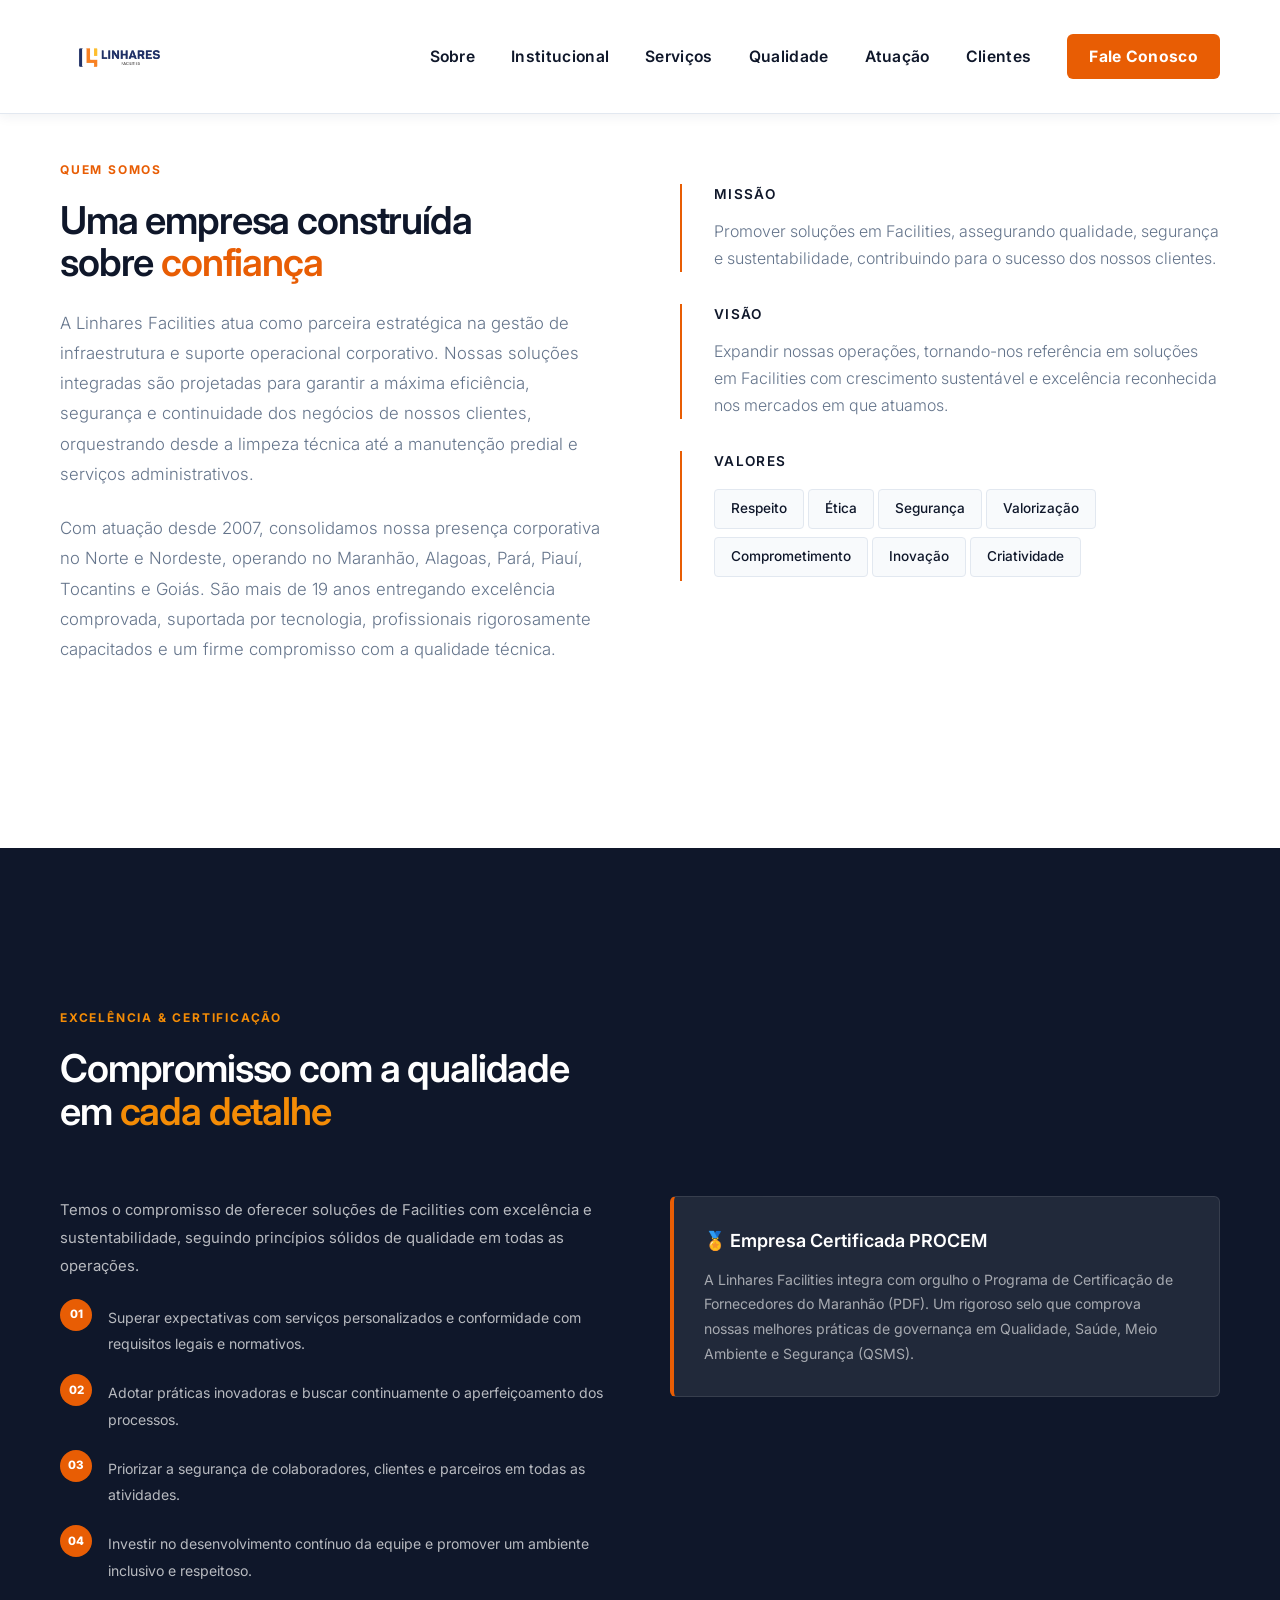
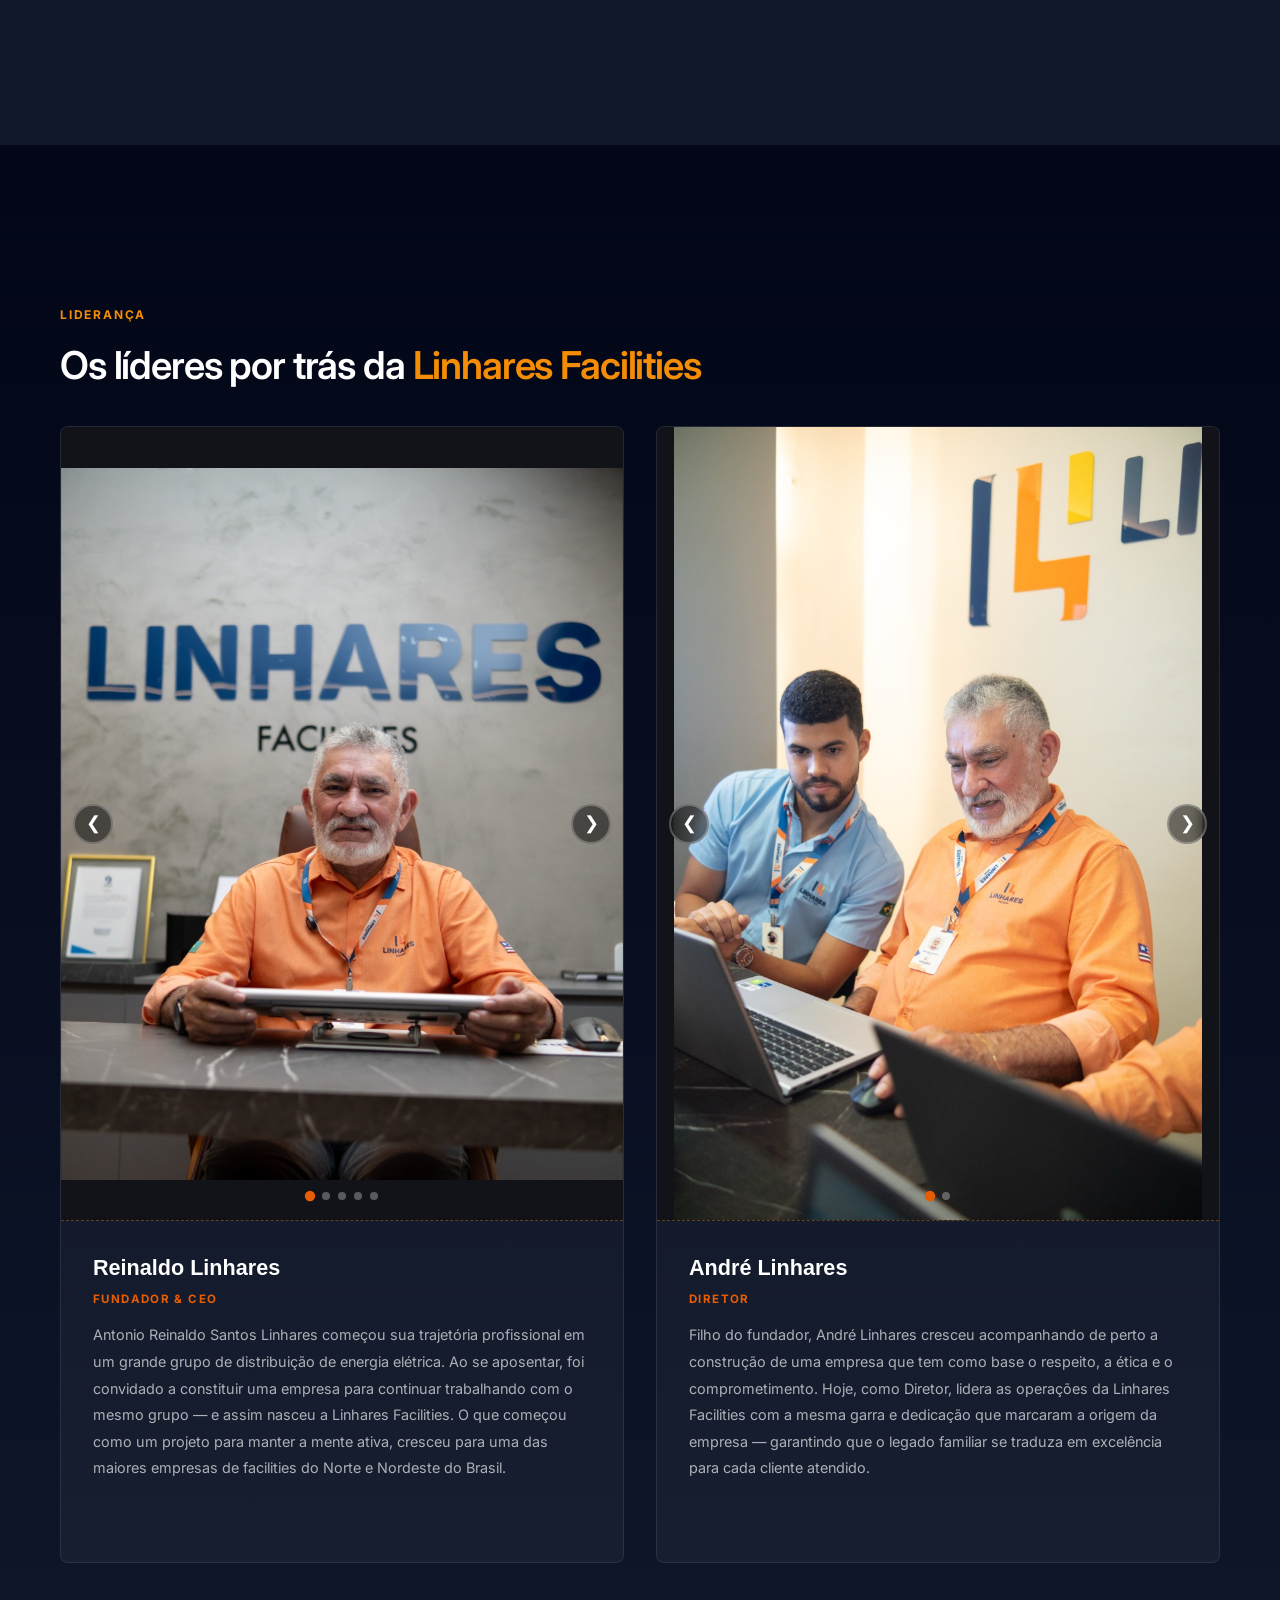
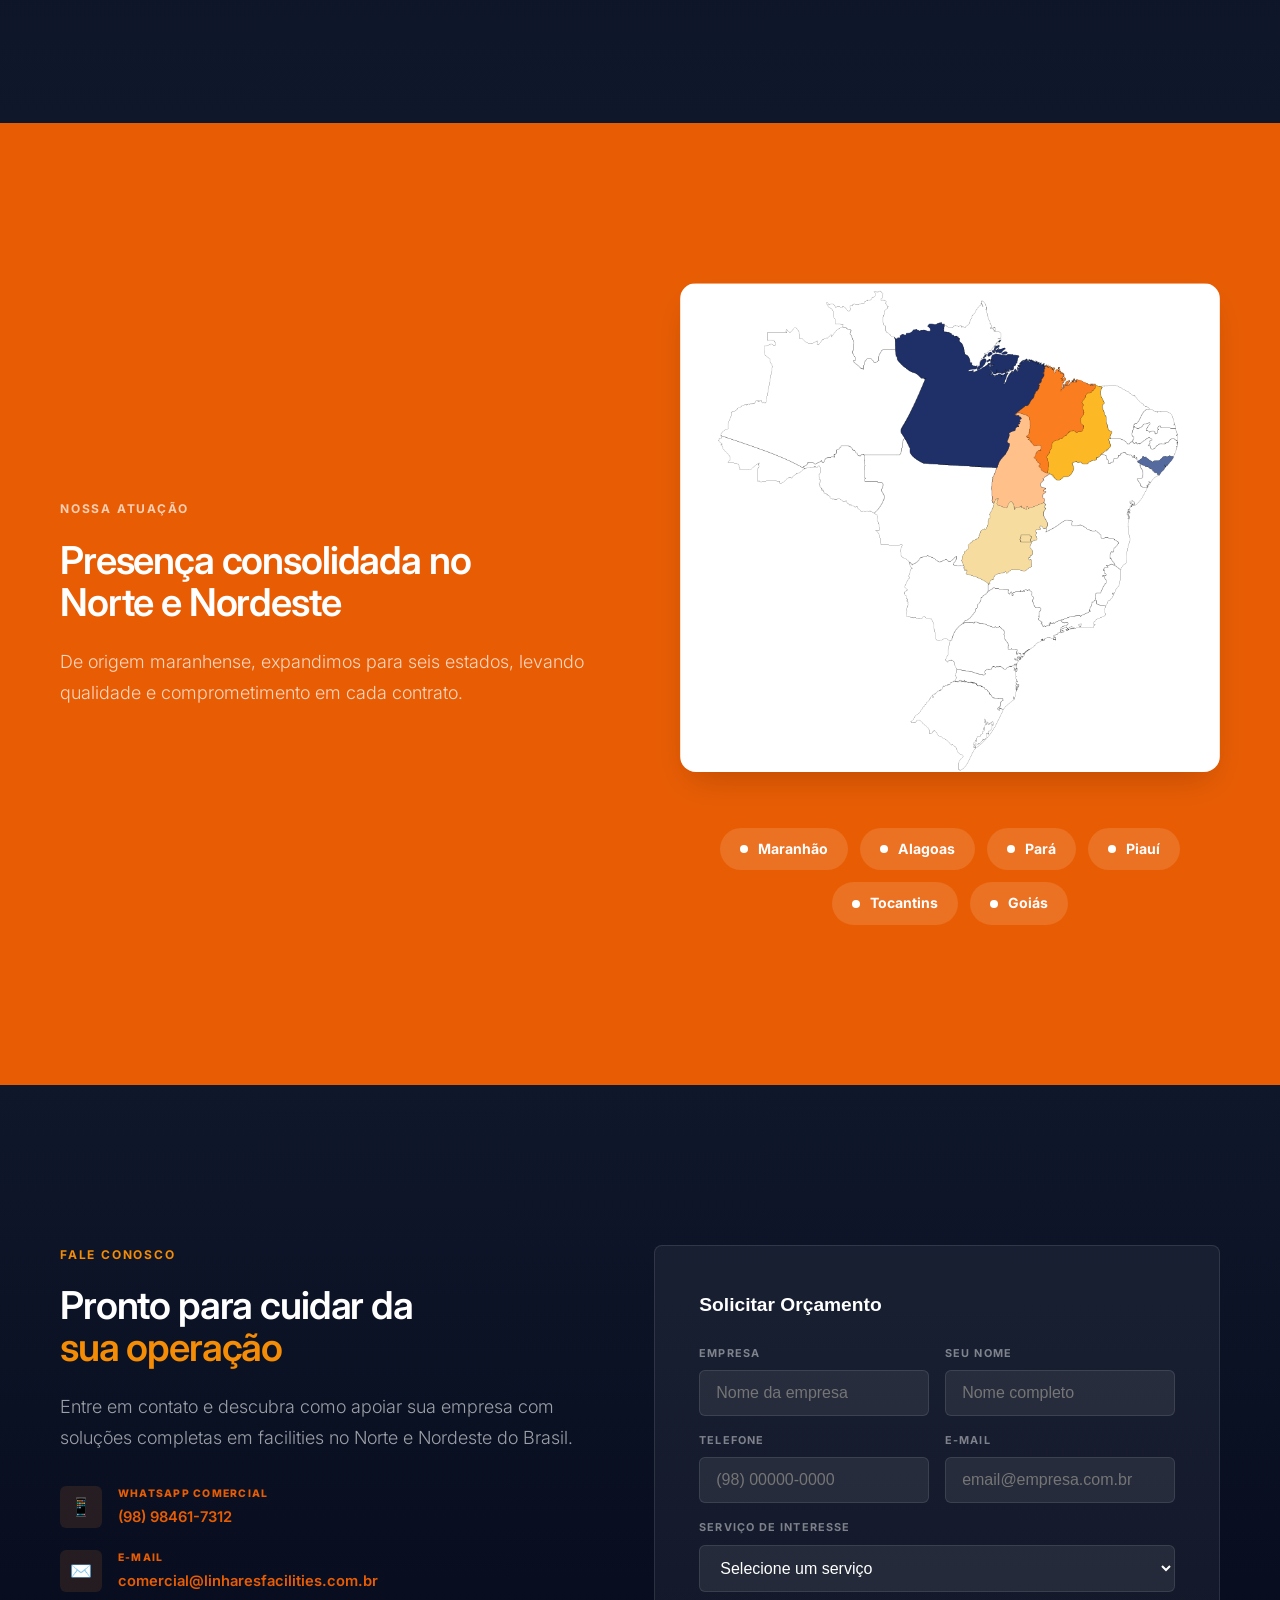
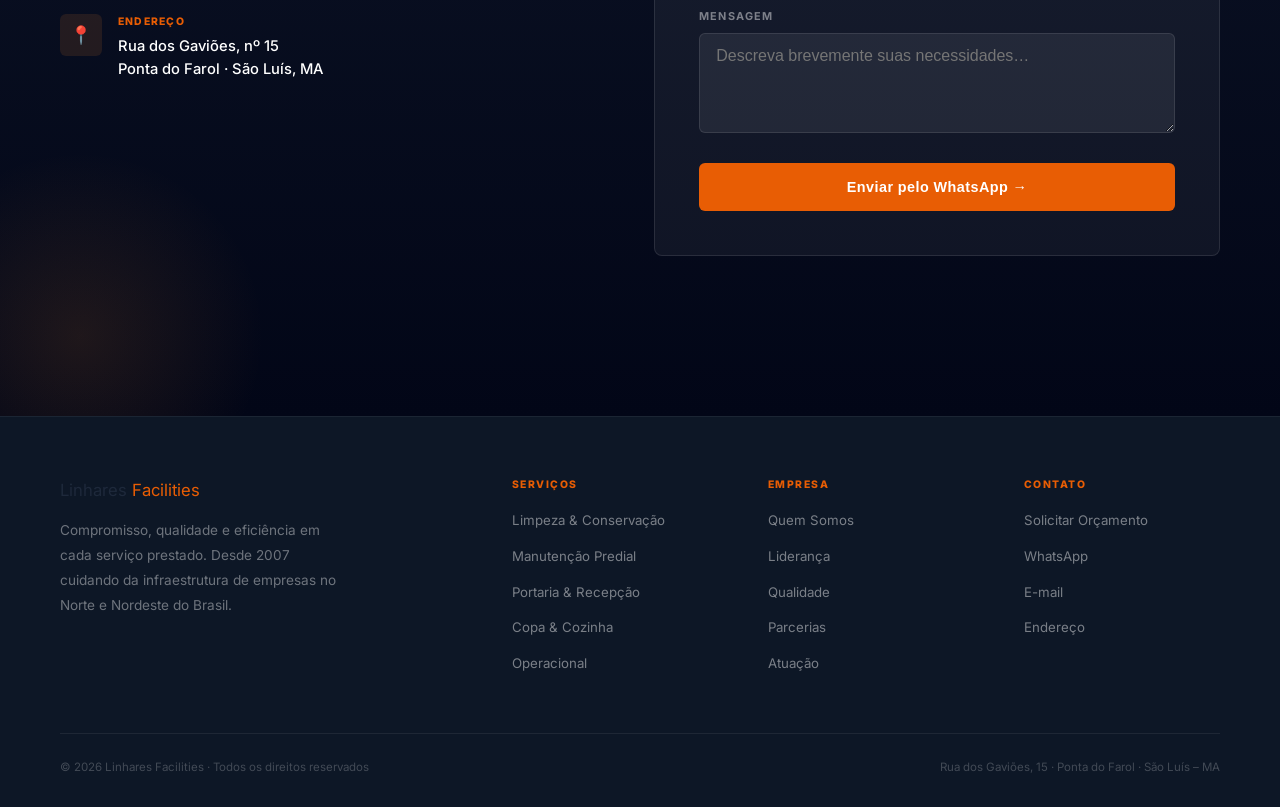
<file: sobre.html>
<!DOCTYPE html>
<html lang="pt-BR">

<head>
  <meta charset="UTF-8" />
  <meta name="viewport" content="width=device-width, initial-scale=1.0" />
  <title>Linhares Facilities – Gestão e Soluções</title>
  <link rel="preconnect" href="https://fonts.googleapis.com">
  <link rel="preconnect" href="https://fonts.gstatic.com" crossorigin>
  <link href="https://fonts.googleapis.com/css2?family=Inter:wght@300;400;500;600;700&display=swap" rel="stylesheet">
  <link rel="stylesheet" href="assets/css/styles.css" />
</head>

<body>

  <nav id="nav">
    <div class="nav-brand">
      <a href="index.html"><img src="images/logo.jpg" alt="Linhares Facilities" class="nav-logo"></a>
    </div>
    <button class="hamburger" id="hamburger" aria-label="Menu"
      onclick="document.getElementById('nav').classList.toggle('nav-open')">
      <span></span><span></span><span></span>
    </button>
    <ul id="nav-menu">
      <li><a href="sobre.html" onclick="document.getElementById('nav').classList.remove('nav-open')">Sobre</a></li>
      <li><a href="servicos.html#video-institucional"
          onclick="document.getElementById('nav').classList.remove('nav-open')">Institucional</a></li>
      <li><a href="servicos.html" onclick="document.getElementById('nav').classList.remove('nav-open')">Serviços</a></li>
      <li><a href="sobre.html#qualidade" onclick="document.getElementById('nav').classList.remove('nav-open')">Qualidade</a></li>
      <li><a href="sobre.html#atuacao" onclick="document.getElementById('nav').classList.remove('nav-open')">Atuação</a></li>
      <li><a href="index.html#depoimentos" onclick="document.getElementById('nav').classList.remove('nav-open')">Clientes</a></li>
      <li><a
          href="https://wa.me/5598984617312?text=Olá!%20Gostaria%20de%20mais%20informações%20sobre%20os%20serviços%20da%20Linhares%20Facilities."
          target="_blank" class="nav-btn">Fale Conosco</a></li>
    </ul>
  </nav>
<section id="sobre">
    <div class="sobre-layout">
      <div>
        <p class="section-eyebrow">Quem Somos</p>
        <h2 class="section-h2">Uma empresa construída<br>sobre <em>confiança</em></h2>
        <div class="sobre-text">
          <p>A Linhares Facilities atua como parceira estratégica na gestão de infraestrutura e suporte operacional corporativo. Nossas soluções integradas são projetadas para garantir a máxima eficiência, segurança e continuidade dos negócios de nossos clientes, orquestrando desde a limpeza técnica até a manutenção predial e serviços administrativos.</p>
          <p>Com atuação desde 2007, consolidamos nossa presença corporativa no Norte e Nordeste, operando no Maranhão, Alagoas, Pará, Piauí, Tocantins e Goiás. São mais de 19 anos entregando excelência comprovada, suportada por tecnologia, profissionais rigorosamente capacitados e um firme compromisso com a qualidade técnica.</p>
        </div>

      </div>
      <div class="mvv-stack">
        <div class="mvv-card">
          <h4>Missão</h4>
          <p>Promover soluções em Facilities, assegurando qualidade, segurança e sustentabilidade, contribuindo para o
            sucesso dos nossos clientes.</p>
        </div>
        <div class="mvv-card">
          <h4>Visão</h4>
          <p>Expandir nossas operações, tornando-nos referência em soluções em Facilities com crescimento sustentável e
            excelência reconhecida nos mercados em que atuamos.</p>
        </div>
        <div class="mvv-card mvv-valores">
          <h4>Valores</h4>
          <div>
            <span>Respeito</span><span>Ética</span><span>Segurança</span><span>Valorização</span><span>Comprometimento</span><span>Inovação</span><span>Criatividade</span>
          </div>
        </div>
      </div>
    </div>
  </section>
<section id="qualidade">
    <p class="section-eyebrow" style="color:var(--accent-light)">Excelência & Certificação</p>
    <h2 class="section-h2" style="color:#fff">Compromisso com a qualidade<br>em <em
        style="color:var(--accent-light)">cada detalhe</em></h2>
    <div class="qualidade-grid">
      <div class="qualidade-text">
        <p>Temos o compromisso de oferecer soluções de Facilities com excelência e sustentabilidade, seguindo princípios
          sólidos de qualidade em todas as operações.</p>
        <div class="politica-items">
          <div class="politica-item">
            <div class="politica-num">01</div>
            <p>Superar expectativas com serviços personalizados e conformidade com requisitos legais e normativos.</p>
          </div>
          <div class="politica-item">
            <div class="politica-num">02</div>
            <p>Adotar práticas inovadoras e buscar continuamente o aperfeiçoamento dos processos.</p>
          </div>
          <div class="politica-item">
            <div class="politica-num">03</div>
            <p>Priorizar a segurança de colaboradores, clientes e parceiros em todas as atividades.</p>
          </div>
          <div class="politica-item">
            <div class="politica-num">04</div>
            <p>Investir no desenvolvimento contínuo da equipe e promover um ambiente inclusivo e respeitoso.</p>
          </div>
        </div>
      </div>
      <div class="qualidade-right">
        <div class="cert-card" style="border-left: 4px solid var(--accent); background: rgba(255, 255, 255, 0.08);">
          <h4>🏅 Empresa Certificada PROCEM</h4>
          <p>A Linhares Facilities integra com orgulho o Programa de Certificação de Fornecedores do Maranhão (PDF). Um rigoroso selo que comprova nossas melhores práticas de governança em Qualidade, Saúde, Meio Ambiente e Segurança (QSMS).</p>
        </div>

      </div>
    </div>
  </section>
<section id="fundadores">
    <div class="fundadores-header">
      <p class="section-eyebrow" style="color:var(--accent-light)">Liderança</p>
      <h2 class="section-h2" style="color:#fff">Os líderes por trás da <em style="color:var(--accent-light)">Linhares
          Facilities</em></h2>
    </div>

    <!-- Cards dos Fundadores com Carrosséis -->
    <div class="fundadores-grid">

      <!-- Card Pai -->
      <div class="fundador-card">
        <div class="carousel-wrapper" id="carouselPai">
          <div class="carousel-track">
            <div class="carousel-slide"><img src="images/IMG_4087.JPEG" alt="Reinaldo Linhares" loading="lazy"></div>
            <div class="carousel-slide"><img src="images/IMG_4088.JPEG" alt="Reinaldo Linhares" loading="lazy"></div>
            <div class="carousel-slide"><img src="images/IMG_4090.JPEG" alt="Reinaldo Linhares" loading="lazy"></div>
            <div class="carousel-slide"><img src="images/IMG_4091.JPEG" alt="Reinaldo Linhares" loading="lazy"></div>
            <div class="carousel-slide"><img src="images/IMG_4092.JPEG" alt="Reinaldo Linhares" loading="lazy"></div>
          </div>
          <button class="carousel-btn prev" aria-label="Anterior">&#10094;</button>
          <button class="carousel-btn next" aria-label="Próximo">&#10095;</button>
          <div class="carousel-dots"></div>
        </div>
        <div class="fundador-body">
          <div class="fundador-name">Reinaldo Linhares</div>
          <div class="fundador-role">Fundador &amp; CEO</div>
          <p style="font-size:0.9rem;color:rgba(255,255,255,0.65);line-height:1.85;">Antonio Reinaldo Santos Linhares
            começou sua trajetória profissional em um grande grupo de distribuição de energia elétrica. Ao se aposentar,
            foi convidado a constituir uma empresa para continuar trabalhando com o mesmo grupo — e assim nasceu a
            Linhares Facilities. O que começou como um projeto para manter a mente ativa, cresceu para uma das maiores
            empresas de facilities do Norte e Nordeste do Brasil.</p>
        </div>
      </div>

      <!-- Card Filho -->
      <div class="fundador-card">
        <div class="carousel-wrapper" id="carouselFilho">
          <div class="carousel-track">
            <div class="carousel-slide"><img src="images/IMG_4089.JPEG" alt="André Linhares" loading="lazy"></div>
            <div class="carousel-slide"><img src="images/IMG_4093.JPEG" alt="André Linhares" loading="lazy"></div>
          </div>
          <button class="carousel-btn prev" aria-label="Anterior">&#10094;</button>
          <button class="carousel-btn next" aria-label="Próximo">&#10095;</button>
          <div class="carousel-dots"></div>
        </div>
        <div class="fundador-body">
          <div class="fundador-name">André Linhares</div>
          <div class="fundador-role">Diretor</div>
          <p style="font-size:0.9rem;color:rgba(255,255,255,0.65);line-height:1.85;">Filho do fundador, André Linhares
            cresceu acompanhando de perto a construção de uma empresa que tem como base o respeito, a ética e o
            comprometimento. Hoje, como Diretor, lidera as operações da Linhares Facilities com a mesma garra e
            dedicação que marcaram a origem da empresa — garantindo que o legado familiar se traduza em excelência para
            cada cliente atendido.</p>
        </div>
      </div>

    </div>
  </section>
<section id="atuacao">
    <div class="atuacao-inner">
      <div class="atuacao-left">
        <p class="section-eyebrow">Nossa Atuação</p>
        <h2 class="section-h2">Presença consolidada no<br>Norte e Nordeste</h2>
        <p class="section-lead">De origem maranhense, expandimos para seis estados, levando qualidade e comprometimento
          em cada contrato.</p>
      </div>
      <div class="atuacao-right">
        <div class="map-container">
          <img src="images/BRAZIL 3.png" alt="Mapa de Atuação - Linhares Facilities" class="map-img">
        </div>
        <div class="estados-list">
          <div class="estado">
            <div class="estado-dot"></div><span class="estado-nome">Maranhão</span>
          </div>
          <div class="estado">
            <div class="estado-dot"></div><span class="estado-nome">Alagoas</span>
          </div>
          <div class="estado">
            <div class="estado-dot"></div><span class="estado-nome">Pará</span>
          </div>
          <div class="estado">
            <div class="estado-dot"></div><span class="estado-nome">Piauí</span>
          </div>
          <div class="estado">
            <div class="estado-dot"></div><span class="estado-nome">Tocantins</span>
          </div>
          <div class="estado">
            <div class="estado-dot"></div><span class="estado-nome">Goiás</span>
          </div>
        </div>
      </div>
    </div>
  </section>
<section id="contato">
    <div class="contato-grid">
      <div class="contato-left">
        <p class="section-eyebrow">Fale Conosco</p>
        <h2 class="section-h2">Pronto para cuidar da<br><em style="color:var(--accent-light)">sua operação</em></h2>
        <p class="section-lead">Entre em contato e descubra como apoiar sua empresa com soluções completas em facilities
          no Norte e Nordeste do Brasil.</p>
        <div class="contact-items">
          <div class="contact-item">
            <div class="contact-icon">📱</div>
            <div>
              <div class="contact-label">WhatsApp Comercial</div>
              <div class="contact-value"><a href="https://wa.me/5598984617312"
                  style="color:var(--accent);text-decoration:none;font-weight:600">(98) 98461-7312</a></div>
            </div>
          </div>

          <div class="contact-item">
            <div class="contact-icon">✉️</div>
            <div>
              <div class="contact-label">E-mail</div>
              <div class="contact-value"><a href="mailto:comercial@linharesfacilities.com.br"
                  style="color:var(--accent);text-decoration:none;font-weight:600">comercial@linharesfacilities.com.br</a>
              </div>
            </div>
          </div>

          <div class="contact-item">
            <div class="contact-icon">📍</div>
            <div>
              <div class="contact-label">Endereço</div>
              <div class="contact-value">Rua dos Gaviões, nº 15<br>Ponta do Farol · São Luís, MA</div>
            </div>
          </div>
        </div>
      </div>
      <div class="form-panel">
        <h3>Solicitar Orçamento</h3>
        <div class="f-row">
          <div class="f-group"><label>Empresa</label><input id="f-empresa" type="text" placeholder="Nome da empresa" />
          </div>
          <div class="f-group"><label>Seu Nome</label><input id="f-nome" type="text" placeholder="Nome completo" />
          </div>
        </div>
        <div class="f-row">
          <div class="f-group"><label>Telefone</label><input id="f-tel" type="text" placeholder="(98) 00000-0000" />
          </div>
          <div class="f-group"><label>E-mail</label><input id="f-email" type="email"
              placeholder="email@empresa.com.br" /></div>
        </div>
        <div class="f-group">
          <label>Serviço de Interesse</label>
          <select id="f-servico">
            <option value="">Selecione um serviço</option>
            <option>Limpeza & Conservação</option>
            <option>Manutenção Predial</option>
            <option>Jardinagem</option>
            <option>Copa & Cozinha</option>
            <option>Portaria & Recepção</option>
            <option>Motorista / Motoboy</option>
            <option>Operacional</option>
            <option>Administrativo</option>
            <option>Múltiplos serviços</option>
          </select>
        </div>
        <div class="f-group"><label>Mensagem</label><textarea id="f-msg"
            placeholder="Descreva brevemente suas necessidades…"></textarea></div>
        <button class="btn-send" onclick="enviarWhatsApp()">Enviar pelo WhatsApp →</button>
      </div>
    </div>
  </section>

  <!-- FOOTER -->
  <footer>
    <div class="footer-top">
      <div>
        <div class="nav-name" style="font-size:1.05rem">Linhares <span style="color:var(--accent)">Facilities</span>
        </div>
        <p class="footer-brand-text">Compromisso, qualidade e eficiência em cada serviço prestado. Desde 2007 cuidando
          da infraestrutura de empresas no Norte e Nordeste do Brasil.</p>
      </div>
      <div class="footer-col">
        <h5>Serviços</h5>
        <ul>
          <li><a href="servicos.html">Limpeza & Conservação</a></li>
          <li><a href="servicos.html">Manutenção Predial</a></li>
          <li><a href="servicos.html">Portaria & Recepção</a></li>
          <li><a href="servicos.html">Copa & Cozinha</a></li>
          <li><a href="servicos.html">Operacional</a></li>
        </ul>
      </div>
      <div class="footer-col">
        <h5>Empresa</h5>
        <ul>
          <li><a href="sobre.html">Quem Somos</a></li>
          <li><a href="sobre.html#fundadores">Liderança</a></li>
          <li><a href="sobre.html#qualidade">Qualidade</a></li>
          <li><a href="index.html#clientes">Parcerias</a></li>
          <li><a href="sobre.html#atuacao">Atuação</a></li>
        </ul>
      </div>
      <div class="footer-col">
        <h5>Contato</h5>
        <ul>
          <li><a href="#contato">Solicitar Orçamento</a></li>
          <li><a href="#contato">WhatsApp</a></li>
          <li><a href="mailto:comercial@linharesfacilities.com.br">E-mail</a></li>
          <li><a href="#contato">Endereço</a></li>
        </ul>
      </div>
    </div>
    <div class="footer-bottom">
      <span>© 2026 Linhares Facilities · Todos os direitos reservados</span>
      <span>Rua dos Gaviões, 15 · Ponta do Farol · São Luís – MA</span>
    </div>
  </footer>


  <script>
    function enviarWhatsApp() {
      const empresa = document.getElementById('f-empresa').value.trim();
      const nome = document.getElementById('f-nome').value.trim();
      const tel = document.getElementById('f-tel').value.trim();
      const email = document.getElementById('f-email').value.trim();
      const servico = document.getElementById('f-servico').value.trim();
      const msg = document.getElementById('f-msg').value.trim();

      if (!nome || !tel) {
        alert('Por favor, preencha ao menos seu Nome e Telefone.');
        return;
      }

      let texto = '📋 *Solicitação de Orçamento — Linhares Facilities*\n\n';
      if (empresa) texto += `🏢 *Empresa:* ${empresa}\n`;
      texto += `👤 *Nome:* ${nome}\n`;
      texto += `📱 *Telefone:* ${tel}\n`;
      if (email) texto += `✉️ *E-mail:* ${email}\n`;
      if (servico) texto += `🔧 *Serviço:* ${servico}\n`;
      if (msg) texto += `\n💬 *Mensagem:*\n${msg}`;

      const url = 'https://wa.me/5598984617312?text=' + encodeURIComponent(texto);
      window.open(url, '_blank');
    }

    /* ---- Carrosséis dos Fundadores ---- */
    (function () {
      function initCarousel(wrapperId) {
        const wrapper = document.getElementById(wrapperId);
        if (!wrapper) return;
        const track = wrapper.querySelector('.carousel-track');
        const slides = track.querySelectorAll('.carousel-slide');
        const dotsBox = wrapper.querySelector('.carousel-dots');
        const prevBtn = wrapper.querySelector('.carousel-btn.prev');
        const nextBtn = wrapper.querySelector('.carousel-btn.next');
        let idx = 0;
        const total = slides.length;
        let autoTimer;

        if (total <= 1) {
          if (prevBtn) prevBtn.style.display = 'none';
          if (nextBtn) nextBtn.style.display = 'none';
          return;
        }

        /* criar dots */
        slides.forEach(function (_, i) {
          const d = document.createElement('button');
          d.className = 'carousel-dot' + (i === 0 ? ' active' : '');
          d.setAttribute('aria-label', 'Slide ' + (i + 1));
          d.addEventListener('click', function () { goTo(i); });
          dotsBox.appendChild(d);
        });

        function goTo(n) {
          idx = (n + total) % total;
          track.style.transform = 'translateX(-' + (idx * 100) + '%)';
          var dots = dotsBox.querySelectorAll('.carousel-dot');
          dots.forEach(function (d, i) { d.classList.toggle('active', i === idx); });
          resetAuto();
        }

        prevBtn.addEventListener('click', function () { goTo(idx - 1); });
        nextBtn.addEventListener('click', function () { goTo(idx + 1); });

        function resetAuto() { clearInterval(autoTimer); autoTimer = setInterval(function () { goTo(idx + 1); }, 5000); }
        resetAuto();

        /* pause on hover */
        wrapper.addEventListener('mouseenter', function () { clearInterval(autoTimer); });
        wrapper.addEventListener('mouseleave', function () { resetAuto(); });

        /* swipe */
        var sx = 0;
        wrapper.addEventListener('touchstart', function (e) { sx = e.touches[0].clientX; }, { passive: true });
        wrapper.addEventListener('touchend', function (e) {
          var diff = sx - e.changedTouches[0].clientX;
          if (Math.abs(diff) > 40) { diff > 0 ? goTo(idx + 1) : goTo(idx - 1); }
        }, { passive: true });
      }

      initCarousel('carouselPai');
      initCarousel('carouselFilho');
    })();

    /* ---- YouTube Player API Integration - Removido para usar iframe direto ---- */

    // Controle do Header Translúcido, Efeito Shrink, Recuperação de Cor e Ocultação Dinâmica ao Rolar a Página
    let lastScrollY = window.scrollY;

    window.addEventListener('scroll', function () {
      const nav = document.getElementById('nav');
      const currentScrollY = window.scrollY;

      // 1. Transparência e tamanho reduzido ao rolar a página
      if (currentScrollY > 20) {
        nav.classList.add('nav-scrolled');
      } else {
        nav.classList.remove('nav-scrolled');
      }

      // Evita esconder o header se o menu mobile estiver aberto
      if (nav.classList.contains('nav-open')) {
        lastScrollY = currentScrollY;
        return;
      }

      // Direção do Scroll
      const scrollingUp = currentScrollY < lastScrollY;

      // 2. Recuperação da cor original (opaca) ao começar a subir (scroll up)
      if (scrollingUp && currentScrollY > 20) {
        nav.classList.add('nav-opaque');
      } else {
        nav.classList.remove('nav-opaque');
      }

      // 3. Esconde ao descer e aparece imediatamente ao subir
      if (currentScrollY > 150) {
        if (currentScrollY > lastScrollY) {
          // Rolando para baixo: esconde
          nav.classList.add('nav-hidden');
        } else {
          // Rolando para cima: mostra
          nav.classList.remove('nav-hidden');
        }
      } else {
        // Bem no topo da página: sempre mostra
        nav.classList.remove('nav-hidden');
      }

      lastScrollY = currentScrollY;
    });
  </script>
</body>

</html>
</file>
<file: assets/css/styles.css>
:root {
      --navy: #0F172A; /* Slate 900 - Quase Preto */
      --navy-light: #1E293B;
      --navy-dark: #020617;
      --blue: #0F172A;
      --accent: #E85D04; /* Laranja Corporativo Corporativo-like */
      --accent-light: #F48C06;
      --accent-hover: #DC2F02;
      --white: #FFFFFF;
      --off: #F8FAFC; /* Slate 50 - Fundo muito limpo */
      --gray: #64748B; /* Slate 500 */
      --light-gray: #E2E8F0; /* Slate 200 */
      --text: #1E293B; /* Slate 800 - Texto principal */
      --pending-bg: #FFF8EC;
      --pending-border: #E85D04;
      --pending-text: #7A3E0A;
    }

    * {
      margin: 0;
      padding: 0;
      box-sizing: border-box;
    }

    html {
      scroll-behavior: smooth;
    }

    body {
      font-family: 'Inter', sans-serif;
      color: var(--text);
      background: var(--off);
      overflow-x: hidden;
      line-height: 1.6;
      -webkit-font-smoothing: antialiased;
      -moz-osx-font-smoothing: grayscale;
    }

    /* Prevent text/container overflow globally */
    p,
    h1,
    h2,
    h3,
    h4,
    h5,
    h6,
    span,
    li,
    a {
      overflow-wrap: break-word;
      word-wrap: break-word;
      word-break: break-word;
      max-width: 100%;
    }

    img {
      max-width: 100%;
      height: auto;
      display: block;
    }

    .pending-inline {
      display: inline-block;
      background: var(--pending-bg);
      border: 1.5px dashed var(--pending-border);
      color: var(--pending-text);
      font-size: 0.7rem;
      font-weight: 700;
      padding: 3px 10px;
      border-radius: 3px;
      letter-spacing: 0.06em;
      text-transform: uppercase;
    }

    .pending-block {
      background: var(--pending-bg);
      border: 2px dashed var(--pending-border);
      border-radius: 3px;
      padding: 20px 24px;
      color: var(--pending-text);
      text-align: center;
    }

    .pending-block .tag {
      font-size: 0.65rem;
      font-weight: 800;
      letter-spacing: 0.12em;
      text-transform: uppercase;
      opacity: 0.6;
      margin-bottom: 6px;
      display: block;
    }

    .pending-block p {
      font-size: 0.88rem;
      font-weight: 500;
      line-height: 1.6;
    }

    /* NAV — mobile-first */
    #nav {
      position: fixed;
      top: 0;
      left: 0;
      right: 0;
      z-index: 999;
      display: flex;
      align-items: center;
      justify-content: space-between;
      flex-wrap: wrap;
      padding: 0 20px;
      height: 92px;
      background: #ffffff;
      border-bottom: 1px solid var(--light-gray);
      box-shadow: 0 2px 12px rgba(27, 42, 74, 0.07);
      transition: all 0.3s ease;
    }

    #nav.nav-scrolled {
      background: #ffffff !important;
      backdrop-filter: none;
      -webkit-backdrop-filter: none;
      height: 76px;
      box-shadow: 0 4px 20px rgba(27, 42, 74, 0.1);
      border-bottom: 1px solid rgba(255, 255, 255, 0.15);
    }

    #nav.nav-opaque {
      background: #ffffff !important;
      backdrop-filter: none;
      -webkit-backdrop-filter: none;
    }

    #nav.nav-hidden {
      transform: translateY(-100%);
    }

    .nav-logo {
      height: 68px;
      width: auto;
      display: block;
      mix-blend-mode: multiply;
      transition: all 0.3s ease;
    }

    #nav.nav-scrolled .nav-logo {
      height: 54px;
    }

    .nav-brand {
      display: flex;
      align-items: center;
    }

    /* Hamburger */
    .hamburger {
      display: flex;
      flex-direction: column;
      gap: 5px;
      background: none;
      border: none;
      cursor: pointer;
      padding: 8px;
      z-index: 1001;
    }

    .hamburger span {
      width: 24px;
      height: 2.5px;
      background: var(--navy);
      border-radius: 2px;
      transition: all 0.3s;
    }

    #nav.nav-open .hamburger span:nth-child(1) {
      transform: rotate(45deg) translate(5px, 5px);
    }

    #nav.nav-open .hamburger span:nth-child(2) {
      opacity: 0;
    }

    #nav.nav-open .hamburger span:nth-child(3) {
      transform: rotate(-45deg) translate(6px, -6px);
    }

    nav ul {
      list-style: none;
      display: none;
      flex-direction: column;
      width: 100%;
      background: #fff;
      padding: 20px 0;
      gap: 0;
      border-top: 1px solid var(--light-gray);
    }

    #nav.nav-open ul {
      display: flex;
    }

    nav ul li {
      width: 100%;
    }

    nav ul a {
      text-decoration: none;
      font-size: 1.05rem;
      font-weight: 600;
      color: var(--navy);
      letter-spacing: 0.02em;
      transition: color 0.2s, background 0.2s;
      display: block;
      padding: 14px 20px;
    }

    nav ul a:hover {
      color: var(--accent);
      background: var(--off);
    }

    .nav-btn {
      background: var(--accent) !important;
      color: #fff !important;
      padding: 12px 22px !important;
      border-radius: 6px;
      font-weight: 700 !important;
      text-align: center;
      margin: 10px 20px 0;
    }

    .nav-btn:hover {
      background: var(--accent-hover) !important;
    }

    /* HERO — mobile-first */
    #hero {
      position: relative;
      min-height: 100vh;
      display: flex;
      align-items: center;
      padding-top: 80px;
      overflow: hidden;
    }

    .hero-bg {
      position: absolute;
      inset: 0;
      background: var(--white);
    }

    .hero-bg::before {
      content: '';
      position: absolute;
      top: -20vh;
      right: -10vw;
      width: 60vw;
      height: 60vw;
      border-radius: 50%;
      background: radial-gradient(circle, rgba(232, 93, 4, 0.05) 0%, transparent 70%);
    }

    .hero-grid {
      position: absolute;
      inset: 0;
      background-image:
        linear-gradient(rgba(15, 23, 42, 0.03) 1px, transparent 1px),
        linear-gradient(90deg, rgba(15, 23, 42, 0.03) 1px, transparent 1px);
      background-size: 60px 60px;
    }

    .hero-content {
      position: relative;
      z-index: 2;
      width: 100%;
      padding: 40px 20px 60px;
      display: flex;
      flex-direction: column;
      align-items: flex-start;
      gap: 40px;
    }

    .hero-left {
      max-width: 100%;
    }

    .hero-eyebrow {
      display: inline-flex;
      align-items: center;
      gap: 12px;
      color: var(--accent);
      font-size: 0.75rem;
      font-weight: 700;
      letter-spacing: 0.2em;
      text-transform: uppercase;
      margin-bottom: 30px;
    }

    .hero-eyebrow::before {
      content: '';
      width: 40px;
      height: 2px;
      background: var(--accent);
    }

    .hero-h1 {
      font-family: 'Inter', sans-serif;
      font-size: 3rem;
      font-weight: 700;
      color: var(--navy);
      line-height: 1.05;
      margin-bottom: 24px;
      letter-spacing: -0.04em;
    }

    .hero-h1 em {
      font-style: normal;
      color: var(--accent);
    }

    .hero-sub {
      font-size: 1.125rem;
      color: var(--gray);
      line-height: 1.7;
      max-width: 600px;
      margin-bottom: 40px;
      font-weight: 300;
    }

    .hero-actions {
      display: flex;
      gap: 12px;
      flex-wrap: wrap;
    }

    .btn-main {
      background: var(--accent);
      color: #fff;
      font-weight: 600;
      font-size: 0.95rem;
      padding: 16px 32px;
      border-radius: 4px;
      text-decoration: none;
      letter-spacing: 0.02em;
      transition: all 0.3s;
      display: inline-flex;
      align-items: center;
      gap: 12px;
      box-shadow: 0 4px 14px rgba(232, 93, 4, 0.25);
    }

    .btn-main:hover {
      background: var(--accent-hover);
      transform: translateY(-2px);
      box-shadow: 0 8px 24px rgba(232, 93, 4, 0.35);
    }

    .btn-ghost {
      color: var(--navy);
      font-weight: 600;
      font-size: 0.95rem;
      padding: 16px 32px;
      border-radius: 4px;
      border: 1.5px solid var(--light-gray);
      background: transparent;
      text-decoration: none;
      transition: all 0.3s;
    }

    .btn-ghost:hover {
      border-color: var(--navy);
      background: var(--off);
    }

    .scroll-hint {
      display: none;
    }

    /* STATS — mobile-first */
    #stats {
      background: var(--white);
      padding: 0 20px;
      border-top: 1px solid var(--light-gray);
      border-bottom: 1px solid var(--light-gray);
    }

    .stats-inner {
      display: flex;
      flex-wrap: wrap;
    }

    .stat {
      flex: 0 0 50%;
      padding: 32px 16px;
      border-right: 1px solid var(--light-gray);
      border-bottom: 1px solid var(--light-gray);
      text-align: center;
    }

    .stat:nth-child(2n) {
      border-right: none;
    }

    .stat:nth-last-child(-n+2) {
      border-bottom: none;
    }

    .stat-num {
      font-family: 'Inter', sans-serif;
      font-size: 2.5rem;
      font-weight: 300;
      color: var(--navy);
      line-height: 1.1;
      margin-bottom: 8px;
    }

    .stat-label {
      font-size: 0.75rem;
      font-weight: 600;
      color: var(--gray);
      letter-spacing: 0.1em;
      text-transform: uppercase;
    }

    /* SHARED */
    .section-eyebrow {
      font-size: 0.75rem;
      font-weight: 700;
      letter-spacing: 0.15em;
      text-transform: uppercase;
      color: var(--accent);
      margin-bottom: 20px;
      display: block;
    }

    .section-h2 {
      font-family: 'Inter', sans-serif;
      font-size: 2rem;
      font-weight: 600;
      color: var(--navy);
      line-height: 1.1;
      margin-bottom: 24px;
      letter-spacing: -0.03em;
    }

    .section-h2 em {
      font-style: normal;
      color: var(--accent);
    }

    .section-lead {
      font-size: 1.125rem;
      color: var(--gray);
      line-height: 1.7;
      max-width: 600px;
      font-weight: 300;
    }

    /* SOBRE — mobile-first */
    #sobre {
      padding: 60px 20px;
      background: var(--white);
    }

    .sobre-layout {
      display: grid;
      grid-template-columns: 1fr;
      gap: 60px;
      align-items: start;
    }

    .sobre-text {
      margin-top: 24px;
    }

    .sobre-text p {
      font-size: 1.05rem;
      color: var(--gray);
      line-height: 1.8;
      margin-bottom: 24px;
      font-weight: 300;
    }

    .mvv-stack {
      display: flex;
      flex-direction: column;
      gap: 32px;
      padding-top: 24px;
    }

    .mvv-card {
      background: transparent;
      border-left: 2px solid var(--accent);
      padding-left: 24px;
    }

    .mvv-card h4 {
      font-size: 0.85rem;
      font-weight: 600;
      letter-spacing: 0.1em;
      text-transform: uppercase;
      color: var(--navy);
      margin-bottom: 12px;
    }

    .mvv-card p {
      font-size: 1rem;
      color: var(--gray);
      line-height: 1.7;
      font-weight: 300;
    }

    .mvv-valores span {
      display: inline-block;
      background: var(--off);
      color: var(--navy);
      font-size: 0.85rem;
      font-weight: 500;
      padding: 8px 16px;
      border-radius: 4px;
      margin: 4px 4px 4px 0;
      border: 1px solid var(--light-gray);
    }

    /* FUNDADORES — mobile-first */
    #fundadores {
      padding: 60px 20px;
      background: linear-gradient(180deg, var(--navy-dark) 0%, var(--navy) 100%);
    }

    .fundadores-header {
      margin-bottom: 40px;
    }

    .fundadores-grid {
      display: grid;
      grid-template-columns: 1fr;
      gap: 24px;
      align-items: stretch;
    }

    .fundador-card {
      background: rgba(255, 255, 255, 0.04);
      border: 1px solid rgba(255, 255, 255, 0.09);
      border-radius: 8px;
      overflow: hidden;
      transition: border-color 0.25s, transform 0.25s;
      display: flex;
      flex-direction: column;
      min-height: auto;
    }

    .fundador-card:hover {
      border-color: rgba(232, 135, 43, 0.45);
      transform: translateY(-4px);
    }

    .carousel-wrapper {
      position: relative;
      width: 100%;
      height: 350px;
      overflow: hidden;
      background: #111318;
      border-bottom: 1.5px dashed rgba(232, 135, 43, 0.4);
    }

    .carousel-track {
      display: flex;
      height: 100%;
      transition: transform 0.5s cubic-bezier(0.4, 0, 0.2, 1);
      will-change: transform;
    }

    .carousel-slide {
      min-width: 100%;
      height: 100%;
      position: relative;
    }

    .carousel-slide img {
      width: 100%;
      height: 100%;
      object-fit: contain;
      object-position: center;
      display: block;
      background: #111318;
    }

    .carousel-btn {
      position: absolute;
      top: 50%;
      transform: translateY(-50%);
      z-index: 10;
      width: 34px;
      height: 34px;
      border-radius: 50%;
      border: 2px solid rgba(255, 255, 255, 0.25);
      background: rgba(0, 0, 0, 0.5);
      backdrop-filter: blur(6px);
      color: #fff;
      font-size: 0.9rem;
      cursor: pointer;
      display: flex;
      align-items: center;
      justify-content: center;
      transition: background 0.3s, border-color 0.3s, transform 0.3s;
    }

    .carousel-btn:hover {
      background: var(--accent);
      border-color: var(--accent);
      transform: translateY(-50%) scale(1.1);
    }

    .carousel-btn.prev {
      left: 8px;
    }

    .carousel-btn.next {
      right: 8px;
    }

    .carousel-dots {
      display: flex;
      justify-content: center;
      gap: 8px;
      padding: 12px 0;
      position: absolute;
      bottom: 8px;
      left: 50%;
      transform: translateX(-50%);
      z-index: 10;
    }

    .carousel-dot {
      width: 8px;
      height: 8px;
      border-radius: 50%;
      background: rgba(255, 255, 255, 0.3);
      border: none;
      cursor: pointer;
      transition: background 0.3s, transform 0.3s;
    }

    .carousel-dot.active {
      background: var(--accent);
      transform: scale(1.3);
    }

    .fundador-body {
      padding: 24px 20px;
      height: auto;
      display: flex;
      flex-direction: column;
      justify-content: flex-start;
    }

    .fundador-name {
      font-family: 'Montserrat', sans-serif;
      font-size: 1.2rem;
      font-weight: 700;
      color: #fff;
      margin-bottom: 4px;
    }

    .fundador-role {
      font-size: 0.72rem;
      font-weight: 700;
      letter-spacing: 0.12em;
      text-transform: uppercase;
      color: var(--accent);
      margin-bottom: 14px;
    }

    /* SERVIÇOS — mobile-first */
    #servicos {
      padding: 60px 20px;
      background: #fff;
    }

    .servicos-header {
      display: flex;
      flex-direction: column;
      margin-bottom: 40px;
      gap: 16px;
    }

    .servicos-grid {
      display: grid;
      grid-template-columns: 1fr;
      gap: 32px;
    }

    .serv-card {
      background: transparent;
      padding: 0;
      border: none;
      border-bottom: 1px solid var(--light-gray);
      padding-bottom: 32px;
      transition: border-color 0.3s ease;
      display: flex;
      flex-direction: column;
    }

    .serv-card:hover {
      border-bottom-color: var(--accent);
    }

    .serv-icon {
      width: 48px;
      height: 48px;
      background: var(--off);
      border: 1px solid var(--light-gray);
      border-radius: 50%;
      display: flex;
      align-items: center;
      justify-content: center;
      font-size: 1.25rem;
      margin-bottom: 24px;
      transition: all 0.3s;
    }

    .serv-card:hover .serv-icon {
      background: var(--accent);
      color: #fff;
      border-color: var(--accent);
    }

    .serv-card h3 {
      font-size: 0.95rem;
      font-weight: 700;
      color: var(--navy);
      margin-bottom: 14px;
    }

    .serv-card ul {
      list-style: none;
    }

    .serv-card ul li {
      font-size: 0.8rem;
      color: var(--gray);
      padding: 5px 0;
      line-height: 1.5;
      border-bottom: 1px solid rgba(40, 40, 40, 0.06);
    }

    .serv-card ul li:last-child {
      border-bottom: none;
    }

    /* QUALIDADE — mobile-first */
    #qualidade {
      padding: 60px 20px;
      background: var(--navy);
      position: relative;
    }

    .qualidade-grid {
      display: grid;
      grid-template-columns: 1fr;
      gap: 40px;
      align-items: start;
      margin-top: 40px;
    }

    .qualidade-text p {
      font-size: 0.93rem;
      color: rgba(255, 255, 255, 0.7);
      line-height: 1.9;
      margin-bottom: 18px;
    }

    .politica-items {
      display: flex;
      flex-direction: column;
      gap: 16px;
      margin-top: 10px;
    }

    .politica-item {
      display: flex;
      gap: 16px;
      align-items: flex-start;
    }

    .politica-num {
      flex-shrink: 0;
      width: 32px;
      height: 32px;
      background: var(--accent);
      border-radius: 50%;
      display: flex;
      align-items: center;
      justify-content: center;
      font-size: 0.72rem;
      font-weight: 800;
      color: #fff;
    }

    .politica-item p {
      font-size: 0.88rem !important;
      margin: 0 !important;
      padding-top: 6px;
      color: rgba(255, 255, 255, 0.7) !important;
    }

    .qualidade-right {
      display: flex;
      flex-direction: column;
      gap: 20px;
    }

    .cert-card {
      background: rgba(255, 255, 255, 0.05);
      border: 1px solid rgba(255, 255, 255, 0.1);
      border-radius: 6px;
      padding: 24px 20px;
    }

    .cert-card h4 {
      font-family: 'Inter', sans-serif;
      font-size: 1.125rem;
      font-weight: 600;
      color: #fff;
      margin-bottom: 12px;
      display: flex;
      align-items: center;
      gap: 12px;
    }

    .cert-card p {
      font-size: 0.88rem;
      color: rgba(255, 255, 255, 0.6);
      line-height: 1.75;
    }

    /* ATUAÇÃO — mobile-first */
    #atuacao {
      padding: 60px 20px;
      background: var(--accent);
    }

    .atuacao-inner {
      display: grid;
      grid-template-columns: 1fr;
      gap: 40px;
      align-items: center;
    }

    .atuacao-left {
      text-align: center;
    }

    .atuacao-left .section-h2 {
      color: #fff;
    }

    .atuacao-left .section-eyebrow {
      color: rgba(255, 255, 255, 0.7);
    }

    .atuacao-left .section-lead {
      color: rgba(255, 255, 255, 0.75);
      margin-bottom: 0;
    }

    .estados-list {
      margin-top: 32px;
      display: flex;
      flex-wrap: wrap;
      justify-content: center;
      gap: 12px;
    }

    .estado {
      background: rgba(255, 255, 255, 0.12);
      border-radius: 50px;
      padding: 10px 20px;
      display: flex;
      align-items: center;
      gap: 10px;
      font-size: 0.9rem;
      transition: background 0.2s;
    }

    .estado:hover {
      background: rgba(255, 255, 255, 0.2);
    }

    .estado-dot {
      width: 8px;
      height: 8px;
      background: #fff;
      border-radius: 50%;
      flex-shrink: 0;
    }

    .estado-nome {
      font-size: 0.88rem;
      font-weight: 700;
      color: #fff;
    }

    .atuacao-right {
      display: flex;
      flex-direction: column;
      gap: 24px;
      align-items: center;
    }

    .atuacao-stat {
      background: rgba(0, 0, 0, 0.15);
      border-radius: 6px;
      padding: 24px 20px;
      text-align: center;
    }

    .atuacao-stat .num {
      font-family: 'Montserrat', sans-serif;
      font-size: 1.8rem;
      font-weight: 700;
      color: #fff;
      line-height: 1.1;
    }

    .atuacao-stat .lbl {
      font-size: 0.7rem;
      font-weight: 700;
      text-transform: uppercase;
      letter-spacing: 0.09em;
      color: rgba(255, 255, 255, 0.65);
      margin-top: 6px;
    }

    /* DEPOIMENTOS — mobile-first */
    #depoimentos {
      padding: 60px 20px;
      background: var(--off);
    }

    .depoimentos-header {
      margin-bottom: 40px;
    }

    .depoimentos-grid {
      display: grid;
      grid-template-columns: 1fr;
      gap: 20px;
    }

    .dep-card {
      background: #fff;
      border-radius: 6px;
      padding: 28px 24px;
      box-shadow: 0 2px 20px rgba(40, 40, 40, 0.06);
    }

    .dep-card.is-pending {
      background: var(--pending-bg);
      border: 2px dashed var(--pending-border);
      box-shadow: none;
    }

    .dep-quote {
      font-family: 'Montserrat', sans-serif;
      font-size: 3rem;
      line-height: 1;
      color: var(--accent);
      opacity: 0.5;
      margin-bottom: 8px;
    }

    .dep-author {
      font-weight: 700;
      font-size: 0.88rem;
      color: var(--navy);
    }

    .dep-company {
      font-size: 0.78rem;
      color: var(--gray);
    }

    /* CLIENTES — mobile-first */
    #clientes {
      padding: 60px 20px;
      background: #fff;
      border-top: 1px solid var(--light-gray);
    }

    .clientes-inner {
      text-align: center;
    }

    .clientes-inner .section-eyebrow {
      margin-bottom: 32px;
    }

    .clientes-marquee-wrapper {
      width: 100%;
      overflow: hidden;
      position: relative;
      margin-top: 40px;
    }

    .clientes-marquee-wrapper::before,
    .clientes-marquee-wrapper::after {
      content: '';
      position: absolute;
      top: 0;
      width: 80px;
      height: 100%;
      z-index: 2;
    }

    .clientes-marquee-wrapper::before {
      left: 0;
      background: linear-gradient(to right, #fff, transparent);
    }

    .clientes-marquee-wrapper::after {
      right: 0;
      background: linear-gradient(to left, #fff, transparent);
    }

    .clientes-logos {
      display: flex;
      width: max-content;
      animation: scrollLeft 30s linear infinite;
      gap: 32px;
      padding-left: 32px;
    }

    @keyframes scrollLeft {
      0% { transform: translateX(0); }
      100% { transform: translateX(-50%); }
    }

    .logo-slot {
      width: 160px;
      height: 80px;
      background: var(--off);
      border-radius: 8px;
      border: 1px solid var(--light-gray);
      display: flex;
      align-items: center;
      justify-content: center;
      font-size: 0.65rem;
      font-weight: 700;
      text-transform: uppercase;
      letter-spacing: 0.1em;
      color: var(--navy);
      opacity: 0.5;
      transition: opacity 0.3s ease, border-color 0.3s;
    }

    .logo-slot:hover {
      opacity: 1;
      border-color: var(--accent);
    }

    /* CONTATO — mobile-first */
    #contato {
      padding: 60px 20px;
      background: linear-gradient(180deg, var(--navy) 0%, var(--navy-dark) 100%);
      position: relative;
      overflow: hidden;
    }

    #contato::after {
      content: '';
      position: absolute;
      bottom: -120px;
      left: -120px;
      width: 400px;
      height: 400px;
      border-radius: 50%;
      background: radial-gradient(circle, rgba(232, 135, 43, 0.12) 0%, transparent 65%);
    }

    .contato-grid {
      display: grid;
      grid-template-columns: 1fr;
      gap: 40px;
      align-items: start;
      position: relative;
      z-index: 1;
    }

    .contato-left .section-h2 {
      color: #fff;
    }

    .contato-left .section-eyebrow {
      color: var(--accent-light);
    }

    .contato-left .section-lead {
      color: rgba(255, 255, 255, 0.6);
      margin-bottom: 32px;
    }

    .contact-items {
      display: flex;
      flex-direction: column;
      gap: 20px;
    }

    .contact-item {
      display: flex;
      gap: 16px;
      align-items: flex-start;
    }

    .contact-icon {
      width: 42px;
      height: 42px;
      flex-shrink: 0;
      background: rgba(232, 135, 43, 0.12);
      border-radius: 6px;
      display: flex;
      align-items: center;
      justify-content: center;
      font-size: 1.1rem;
    }

    .contact-label {
      font-size: 0.65rem;
      font-weight: 800;
      text-transform: uppercase;
      letter-spacing: 0.12em;
      color: var(--accent);
      margin-bottom: 4px;
    }

    .contact-value {
      font-size: 0.92rem;
      color: #fff;
      font-weight: 500;
    }

    .form-panel {
      background: rgba(255, 255, 255, 0.05);
      border: 1px solid rgba(255, 255, 255, 0.1);
      border-radius: 8px;
      padding: 28px 20px;
    }

    .form-panel h3 {
      font-family: 'Montserrat', sans-serif;
      font-size: 1.2rem;
      color: #fff;
      margin-bottom: 24px;
    }

    .f-group {
      margin-bottom: 16px;
    }

    .f-group label {
      display: block;
      font-size: 0.68rem;
      font-weight: 700;
      text-transform: uppercase;
      letter-spacing: 0.1em;
      color: rgba(255, 255, 255, 0.45);
      margin-bottom: 8px;
    }

    .f-group input,
    .f-group select,
    .f-group textarea {
      width: 100%;
      background: rgba(255, 255, 255, 0.07);
      border: 1.5px solid rgba(255, 255, 255, 0.1);
      border-radius: 6px;
      padding: 13px 16px;
      color: #fff;
      font-size: 16px;
      /* Prevents iOS zoom */
      font-family: 'IBM Plex Sans', sans-serif;
      outline: none;
      transition: border-color 0.2s;
    }

    .f-group select option {
      background: var(--navy);
    }

    .f-group input:focus,
    .f-group select:focus,
    .f-group textarea:focus {
      border-color: var(--accent);
    }

    .f-group textarea {
      height: 100px;
      resize: vertical;
    }

    .f-row {
      display: grid;
      grid-template-columns: 1fr;
      gap: 0;
    }

    .btn-send {
      width: 100%;
      background: var(--accent);
      color: #fff;
      font-weight: 700;
      font-size: 0.9rem;
      padding: 16px;
      border-radius: 6px;
      border: none;
      cursor: pointer;
      font-family: 'IBM Plex Sans', sans-serif;
      letter-spacing: 0.03em;
      transition: all 0.2s;
      margin-top: 6px;
    }

    .btn-send:hover {
      background: var(--accent-hover);
      transform: translateY(-2px);
    }

    /* FOOTER — mobile-first */
    footer {
      background: #0D1726;
      padding: 48px 20px 24px;
      border-top: 1px solid rgba(255, 255, 255, 0.06);
    }

    .footer-top {
      display: grid;
      grid-template-columns: 1fr;
      gap: 32px;
      padding-bottom: 32px;
      border-bottom: 1px solid rgba(255, 255, 255, 0.07);
    }

    .footer-brand-text {
      font-size: 0.85rem;
      color: rgba(255, 255, 255, 0.4);
      line-height: 1.85;
      margin-top: 14px;
      max-width: 280px;
    }

    .footer-col h5 {
      font-size: 0.65rem;
      font-weight: 800;
      text-transform: uppercase;
      letter-spacing: 0.14em;
      color: var(--accent);
      margin-bottom: 14px;
    }

    .footer-col ul {
      list-style: none;
    }

    .footer-col ul li {
      margin-bottom: 10px;
    }

    .footer-col ul li a {
      text-decoration: none;
      font-size: 0.83rem;
      color: rgba(255, 255, 255, 0.45);
      transition: color 0.2s;
    }

    .footer-col ul li a:hover {
      color: rgba(255, 255, 255, 0.8);
    }

    .footer-bottom {
      padding-top: 24px;
      display: flex;
      flex-direction: column;
      align-items: center;
      text-align: center;
      font-size: 0.72rem;
      color: rgba(255, 255, 255, 0.22);
      gap: 8px;
    }

    /* ===== DESKTOP BREAKPOINTS (min-width) ===== */

    @media (min-width: 768px) {
      #nav {
        padding: 0 40px;
        height: 102px;
      }

      #nav.nav-scrolled {
        height: 86px;
      }

      .nav-logo {
        height: 76px;
      }

      #nav.nav-scrolled .nav-logo {
        height: 62px;
      }

      #video-institucional {
        padding-top: 162px;
      }

      .hero-content {
        padding: 50px 40px 80px;
      }

      .hero-h1 {
        font-size: 2.8rem;
      }

      #stats {
        padding: 0 40px;
      }

      .stat {
        padding: 28px 24px;
      }

      .stat-num {
        font-size: 2rem;
      }

      #sobre,
      #servicos,
      #depoimentos,
      #clientes {
        padding: 80px 40px;
      }

      #fundadores,
      #qualidade,
      #contato,
      #atuacao {
        padding: 80px 40px;
      }

      .servicos-grid {
        grid-template-columns: repeat(2, 1fr);
      }

      .estados-list {
        grid-template-columns: 1fr 1fr;
      }

      .f-row {
        grid-template-columns: 1fr 1fr;
        gap: 16px;
      }

      .form-panel {
        padding: 36px 32px;
      }

      footer {
        padding: 48px 40px 24px;
      }

      .footer-top {
        grid-template-columns: 1fr 1fr;
        gap: 40px;
      }

      .footer-bottom {
        flex-direction: row;
        justify-content: space-between;
        text-align: left;
      }
    }

    .map-container {
      width: 100%;
      display: flex;
      justify-content: center;
      max-width: 100%;
      margin: 0 auto;
      position: relative;
      transition: transform 0.5s cubic-bezier(0.4, 0, 0.2, 1);
    }

    .map-img {
      width: 100%;
      height: auto;
      display: block;
      border-radius: 16px;
      box-shadow: 0 15px 35px -10px rgba(0, 0, 0, 0.2);
      filter: saturate(1.05);
      transition: all 0.5s ease;
    }

    @media (hover: hover) {
      .map-container:hover {
        transform: translateY(-10px) scale(1.01);
      }

      .map-container:hover .map-img {
        box-shadow: 0 30px 60px -12px rgba(240, 135, 2, 0.25);
      }
    }

    /* Map Styling Cleaned Up */

    @media (min-width: 1024px) {
      #nav {
        padding: 0 60px;
        height: 114px;
      }

      #nav.nav-scrolled {
        height: 94px;
      }

      .nav-logo {
        height: 84px;
      }

      #nav.nav-scrolled .nav-logo {
        height: 70px;
      }

      #video-institucional {
        padding-top: 184px;
      }

      .hamburger {
        display: none;
      }

      nav ul {
        display: flex;
        flex-direction: row;
        align-items: center;
        width: auto;
        padding: 0;
        gap: 36px;
        border-top: none;
        background: transparent;
      }

      nav ul li {
        width: auto;
      }

      nav ul a {
        font-size: 0.98rem;
        color: var(--navy);
        padding: 0;
        font-weight: 600;
      }

      nav ul a:hover {
        background: none;
        color: var(--accent);
      }

      .nav-btn {
        padding: 10px 22px !important;
        margin: 0;
      }

      .hero-content {
        padding: 60px;
        flex-direction: row;
        align-items: center;
        justify-content: space-between;
        gap: 60px;
      }

      .hero-left {
        max-width: 680px;
      }

      .hero-h1 {
        font-size: clamp(2.8rem, 5vw, 4.2rem);
      }

      .hero-sub {
        font-size: 1.05rem;
        margin-bottom: 44px;
      }

      .scroll-hint {
        display: inline-flex;
        align-items: center;
        gap: 10px;
        color: rgba(255, 255, 255, 0.35);
        font-size: 0.72rem;
        font-weight: 600;
        letter-spacing: 0.12em;
        text-transform: uppercase;
        writing-mode: vertical-rl;
        transform: rotate(180deg);
      }

      .scroll-hint::before {
        content: '';
        width: 1px;
        height: 60px;
        background: linear-gradient(to bottom, transparent, rgba(255, 255, 255, 0.3));
      }

      #stats {
        padding: 0 60px;
      }

      .stat {
        flex: 1;
        padding: 36px 40px;
        border-bottom: none;
      }

      .stat:nth-child(2n) {
        border-right: 1px solid rgba(255, 255, 255, 0.2);
      }

      .stat:last-child {
        border-right: none;
      }

      .stat-num {
        font-size: clamp(2rem, 4vw, 2.6rem);
      }

      #sobre,
      #servicos,
      #depoimentos,
      #clientes {
        padding: 160px 60px;
      }

      #fundadores,
      #qualidade,
      #contato,
      #atuacao {
        padding: 160px 60px;
      }

      .sobre-layout {
        grid-template-columns: 1fr 1fr;
        gap: 80px;
      }

      .section-h2 {
        font-size: clamp(1.9rem, 3vw, 2.7rem);
      }

      .mvv-card {
        padding: 0 0 0 32px;
      }

      .fundadores-grid {
        grid-template-columns: 1fr 1fr;
        gap: 32px;
      }

      .fundador-card {
        min-height: 750px;
      }

      .carousel-wrapper {
        height: 70%;
      }

      .fundador-body {
        padding: 30px 32px;
        height: 30%;
      }

      .fundador-name {
        font-size: 1.35rem;
      }

      .carousel-btn {
        width: 40px;
        height: 40px;
        font-size: 1.1rem;
      }

      .carousel-btn.prev {
        left: 12px;
      }

      .carousel-btn.next {
        right: 12px;
      }

      .servicos-grid {
        grid-template-columns: repeat(2, 1fr);
        gap: 60px;
      }

      .servicos-header {
        flex-direction: row;
        justify-content: space-between;
        align-items: flex-end;
        gap: 60px;
        margin-bottom: 64px;
      }

      .qualidade-grid {
        grid-template-columns: 1fr 1fr;
        gap: 60px;
        margin-top: 64px;
      }

      .cert-card {
        padding: 30px;
      }

      .atuacao-inner {
        grid-template-columns: 1fr 1fr;
        gap: 80px;
      }

      .atuacao-left {
        text-align: left;
      }

      .atuacao-stat .num {
        font-size: clamp(2rem, 5vw, 2.4rem);
      }

      .depoimentos-grid {
        grid-template-columns: repeat(3, 1fr);
      }

      .contato-grid {
        grid-template-columns: 1fr 1.1fr;
        gap: 80px;
      }

      .form-panel {
        padding: 44px;
      }

      footer {
        padding: 60px 60px 30px;
      }

      .footer-top {
        grid-template-columns: 2fr 1fr 1fr 1fr;
        gap: 60px;
        padding-bottom: 48px;
      }
    }

    /* ===== VIDEO INSTITUCIONAL SECTION ===== */
    #video-institucional {
      padding: 142px 20px 60px;
      background: linear-gradient(135deg, var(--navy-dark) 0%, #15223c 100%);
      position: relative;
      overflow: hidden;
    }

    #video-institucional::before {
      content: '';
      position: absolute;
      top: -150px;
      left: -150px;
      width: 400px;
      height: 400px;
      border-radius: 50%;
      background: radial-gradient(circle, rgba(232, 135, 43, 0.08) 0%, transparent 65%);
      pointer-events: none;
    }

    .video-container-centered {
      display: flex;
      flex-direction: column;
      align-items: center;
      max-width: 1000px;
      margin: 0 auto;
      position: relative;
      z-index: 2;
    }

    .video-header {
      width: 100%;
      text-align: center;
    }

    .player-column-centered {
      width: 100%;
      max-width: 960px;
      display: flex;
      flex-direction: column;
      gap: 16px;
    }

    .video-player-wrapper {
      position: relative;
      width: 100%;
      padding-bottom: 56.25%;
      /* 16:9 Aspect Ratio */
      height: 0;
      border-radius: 12px;
      overflow: visible;
      /* to allow glow */
      background: #000;
      box-shadow: 0 20px 40px rgba(0, 0, 0, 0.4);
      border: 1px solid rgba(255, 255, 255, 0.08);
      transition: box-shadow 0.5s ease;
    }

    .video-player-wrapper iframe {
      position: absolute;
      top: 0;
      left: 0;
      width: 100%;
      height: 100%;
      border-radius: 12px;
      border: none;
      z-index: 1;
    }

    /* Ambient glow backing */
    .ambient-glow {
      position: absolute;
      top: -10px;
      left: -10px;
      right: -10px;
      bottom: -10px;
      background: var(--accent);
      filter: blur(40px);
      opacity: 0.18;
      border-radius: 20px;
      pointer-events: none;
      z-index: 0;
      transition: opacity 0.5s ease;
    }

    /* Custom Cover Overlay */
    .video-cover {
      position: absolute;
      top: 0;
      left: 0;
      width: 100%;
      height: 100%;
      border-radius: 12px;
      cursor: pointer;
      z-index: 10;
      background-image: url('https://img.youtube.com/vi/zhOPnJrG0Ys/hqdefault.jpg');
      background-size: cover;
      background-position: center;
      display: flex;
      flex-direction: column;
      justify-content: center;
      align-items: center;
      transition: opacity 0.6s cubic-bezier(0.4, 0, 0.2, 1);
      overflow: hidden;
    }

    /* Glowing overlay effect */
    .video-cover::before {
      content: '';
      position: absolute;
      inset: 0;
      background: radial-gradient(circle at center, rgba(232, 135, 43, 0.1) 0%, transparent 70%);
      opacity: 0.8;
      transition: transform 0.8s ease;
    }

    .video-cover:hover::before {
      transform: scale(1.1);
    }

    .video-cover-overlay {
      position: absolute;
      inset: 0;
      background: linear-gradient(to top, rgba(0, 0, 0, 0.75) 0%, transparent 60%);
    }

    .custom-play-btn {
      position: relative;
      z-index: 2;
      width: 76px;
      height: 76px;
      border-radius: 50%;
      background: var(--accent);
      border: none;
      color: #fff;
      cursor: pointer;
      display: flex;
      align-items: center;
      justify-content: center;
      box-shadow: 0 10px 30px rgba(232, 135, 43, 0.4);
      transition: all 0.3s cubic-bezier(0.4, 0, 0.2, 1);
    }

    .play-icon {
      width: 28px;
      height: 28px;
      transform: translateX(2px);
      transition: transform 0.3s ease;
    }

    .play-btn-glow {
      position: absolute;
      width: 100px;
      height: 100px;
      border-radius: 50%;
      background: rgba(232, 135, 43, 0.35);
      filter: blur(12px);
      z-index: 1;
      animation: pulseGlow 2.5s infinite alternate;
    }

    @keyframes pulseGlow {
      0% {
        transform: scale(0.85);
        opacity: 0.4;
      }

      100% {
        transform: scale(1.2);
        opacity: 0.9;
      }
    }

    .video-cover:hover .custom-play-btn {
      background: var(--accent-light);
      transform: scale(1.1);
      box-shadow: 0 15px 40px rgba(232, 135, 43, 0.6);
    }

    .video-cover:hover .play-icon {
      transform: scale(1.1) translateX(2px);
    }

    .video-cover-info {
      position: absolute;
      bottom: 24px;
      left: 24px;
      right: 24px;
      z-index: 2;
      text-align: left;
      pointer-events: none;
    }

    .badge-live {
      display: inline-block;
      background: var(--accent);
      color: #fff;
      font-size: 0.65rem;
      font-weight: 800;
      padding: 4px 10px;
      border-radius: 50px;
      letter-spacing: 0.1em;
      margin-bottom: 8px;
    }

    .video-cover-info h3 {
      font-family: 'Montserrat', sans-serif;
      font-size: 1.3rem;
      color: #fff;
      margin-bottom: 4px;
    }

    .video-cover-info p {
      font-size: 0.85rem;
      color: rgba(255, 255, 255, 0.7);
    }
/* EDGE-TO-EDGE VIDEO NO HOME */
.video-home {
  padding: 0;
  background: var(--navy-dark);
  line-height: 0;
}
.video-container-full {
  width: 100vw;
  margin-left: calc(-50vw + 50%);
  position: relative;
  padding-bottom: 56.25%; /* 16:9 Aspect Ratio */
  height: 0;
  overflow: hidden;
}
.video-container-full iframe {
  position: absolute;
  top: 0;
  left: 0;
  width: 100%;
  height: 100%;
  border: none;
}

.cliente-nome {
  font-family: 'Inter', sans-serif;
  font-size: 1.5rem;
  font-weight: 700;
  color: var(--gray);
  text-transform: uppercase;
  letter-spacing: 2px;
  white-space: nowrap;
  display: flex;
  align-items: center;
  margin: 0 40px;
}

/* ==================================================
   NOVOS ESTILOS (PADRÃO CORPORATIVO)
   ================================================== */

/* 1. STATS CORPORATIVO (Bloco Laranja) */
#stats-corp {
  background: var(--white);
  padding: 60px 20px;
}

.stats-corp-inner {
  max-width: 1200px;
  margin: 0 auto;
  background: var(--accent);
  border-radius: 12px;
  display: flex;
  flex-direction: row;
  align-items: center;
  justify-content: space-between;
  padding: 60px;
  color: var(--white);
  box-shadow: 0 10px 30px rgba(232, 93, 4, 0.2);
}

.stats-left h2 {
  font-family: 'Inter', sans-serif;
  font-size: 2.5rem;
  font-weight: 500;
  line-height: 1.2;
  margin: 0;
}

.stats-right {
  display: flex;
  flex-direction: column;
  gap: 30px;
}

.stat-corp {
  display: flex;
  align-items: center;
  gap: 20px;
}

.stat-corp-icon {
  width: 48px;
  height: 48px;
  display: flex;
  align-items: center;
  justify-content: center;
  color: var(--white);
}

.stat-corp-num {
  font-size: 2rem;
  font-weight: 700;
  line-height: 1;
  margin-bottom: 4px;
}

.stat-corp-label {
  font-size: 0.95rem;
  font-weight: 400;
  opacity: 0.9;
}

@media (max-width: 900px) {
  .stats-corp-inner {
    flex-direction: column;
    padding: 40px 30px;
    gap: 40px;
  }
  .stats-left h2 {
    font-size: 2rem;
    text-align: center;
  }
}

/* 2. VIDEO & SERVIÇOS CORPORATIVO */
#corp-services-block {
  position: relative;
  background: var(--white);
  padding-bottom: 80px; /* space for boxes */
}

.corp-video-container {
  position: relative;
  width: 90%;
  max-width: 1000px;
  margin: 0 auto 60px;
  aspect-ratio: 16 / 9;
}

.corp-video-container iframe {
  position: absolute;
  top: 0;
  left: 0;
  width: 100%;
  height: 100%;
  border: none;
  border-radius: 12px;
  box-shadow: 0 10px 40px rgba(0,0,0,0.15);
}

.corp-services-grid {
  position: relative;
  z-index: 2;
  max-width: 1200px;
  margin: 0 auto;
  display: grid;
  grid-template-columns: repeat(4, 1fr);
  box-shadow: 0 20px 40px rgba(0,0,0,0.2);
}

.corp-box {
  padding: 40px 30px;
  display: flex;
  flex-direction: column;
  justify-content: space-between;
  min-height: 220px;
  color: var(--white);
  transition: transform 0.3s ease;
}

.corp-box-orange {
  background: var(--accent);
}

.corp-box-orange h3 {
  font-size: 1.5rem;
  font-weight: 500;
  line-height: 1.2;
  margin: auto 0; /* centers vertically */
}

.corp-box-dark {
  background: rgba(40, 40, 40, 0.95);
  border-left: 1px solid rgba(255,255,255,0.1);
}

.corp-box-dark:hover {
  background: rgba(30, 30, 30, 1);
}

.corp-box-num {
  font-size: 1rem;
  font-weight: 300;
  opacity: 0.6;
}

.corp-box-text {
  font-size: 1.15rem;
  font-weight: 400;
  line-height: 1.4;
}

@media (max-width: 1024px) {
  .corp-services-grid {
    grid-template-columns: repeat(2, 1fr);
    margin: -50px 20px 0;
  }
  .corp-box-dark {
    border-top: 1px solid rgba(255,255,255,0.1);
  }
}

@media (max-width: 600px) {
  .corp-services-grid {
    grid-template-columns: 1fr;
  }
}

/* 3. PORTFOLIO CORPORATIVO (Grid Cinza Estático) */
#portfolio-corp {
  padding: 80px 20px;
  background: var(--white);
  text-align: center;
}

.portfolio-corp-inner {
  max-width: 1000px;
  margin: 0 auto;
}

.portfolio-corp-title {
  color: var(--accent);
  font-size: 2.25rem;
  font-weight: 400;
  margin-bottom: 60px;
  text-align: center;
}

.portfolio-corp-grid {
  display: flex;
  flex-wrap: wrap;
  justify-content: center;
  align-items: center;
  gap: 60px;
}

.portfolio-corp-grid img {
  max-width: 140px;
  max-height: 60px;
  object-fit: contain;
  filter: grayscale(100%) opacity(0.6);
  transition: all 0.3s ease;
}

.portfolio-corp-grid img:hover {
  filter: grayscale(0%) opacity(1);
}
</file>
